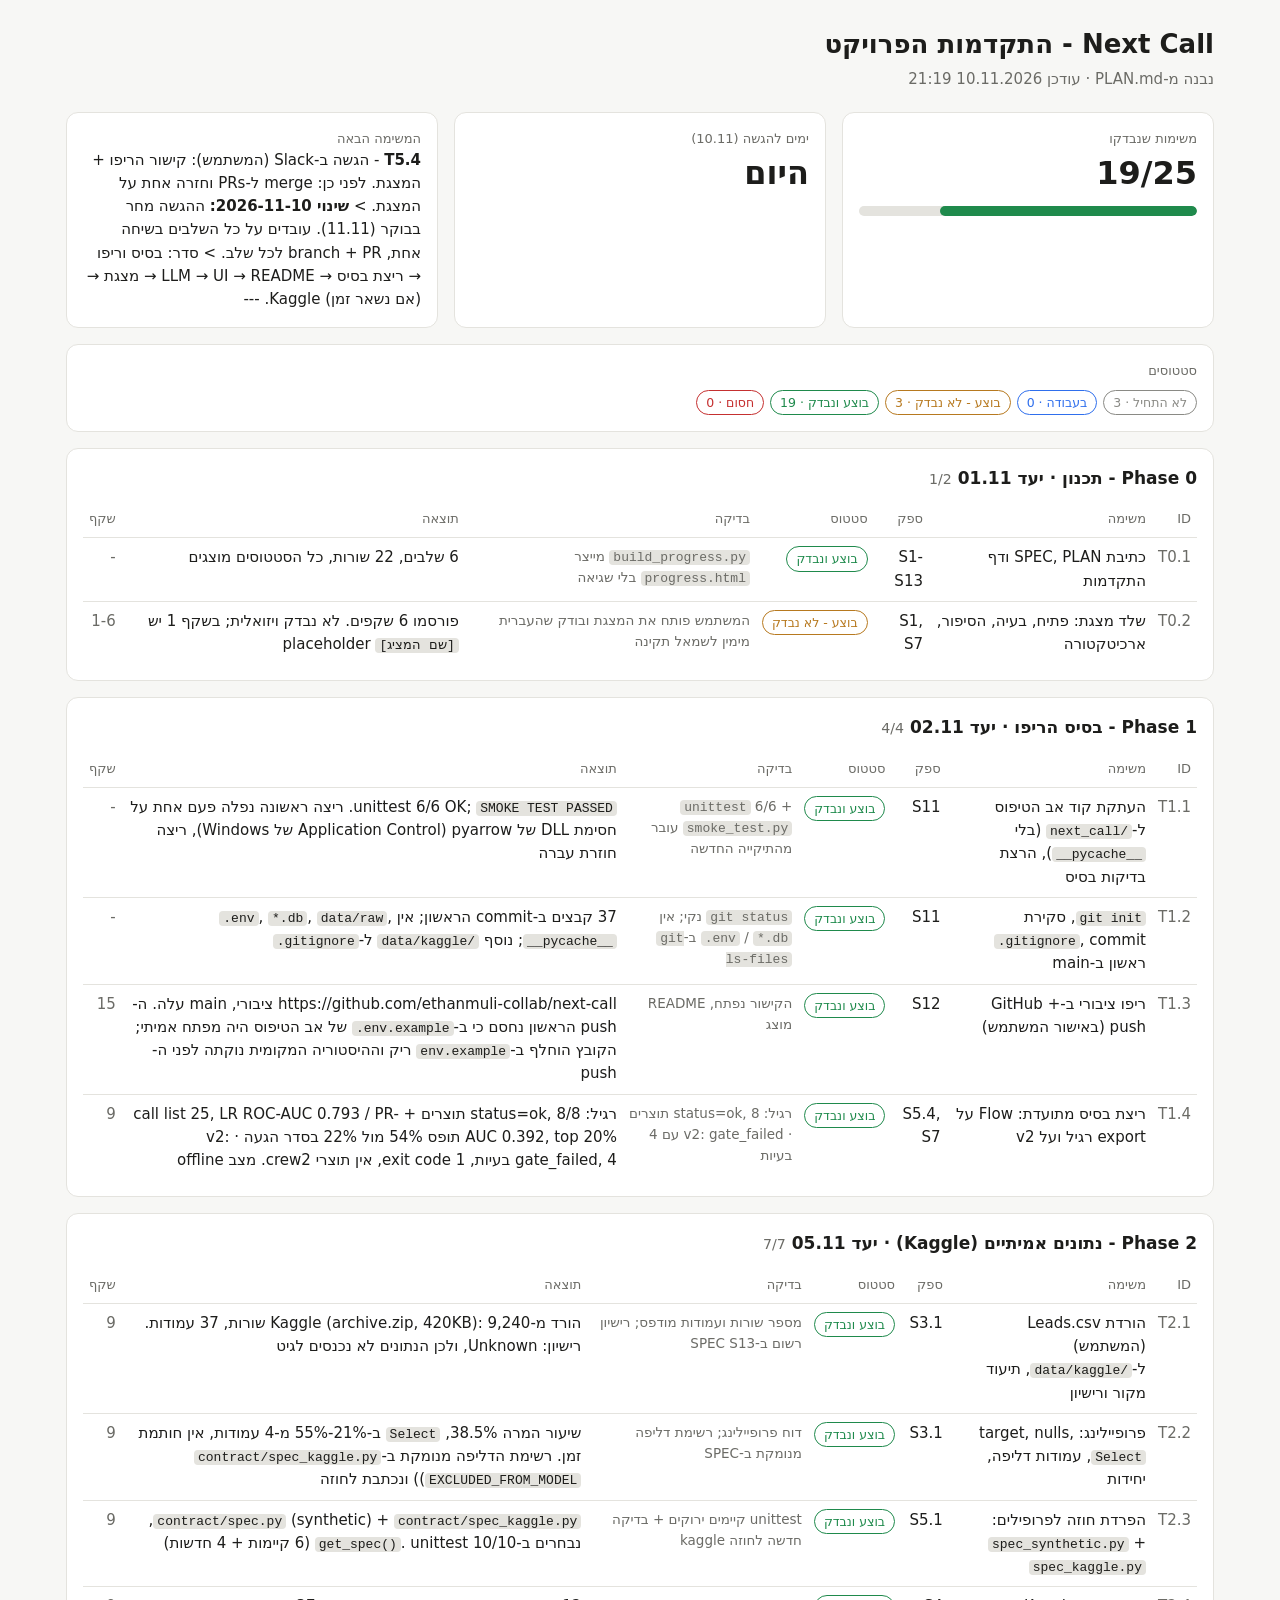
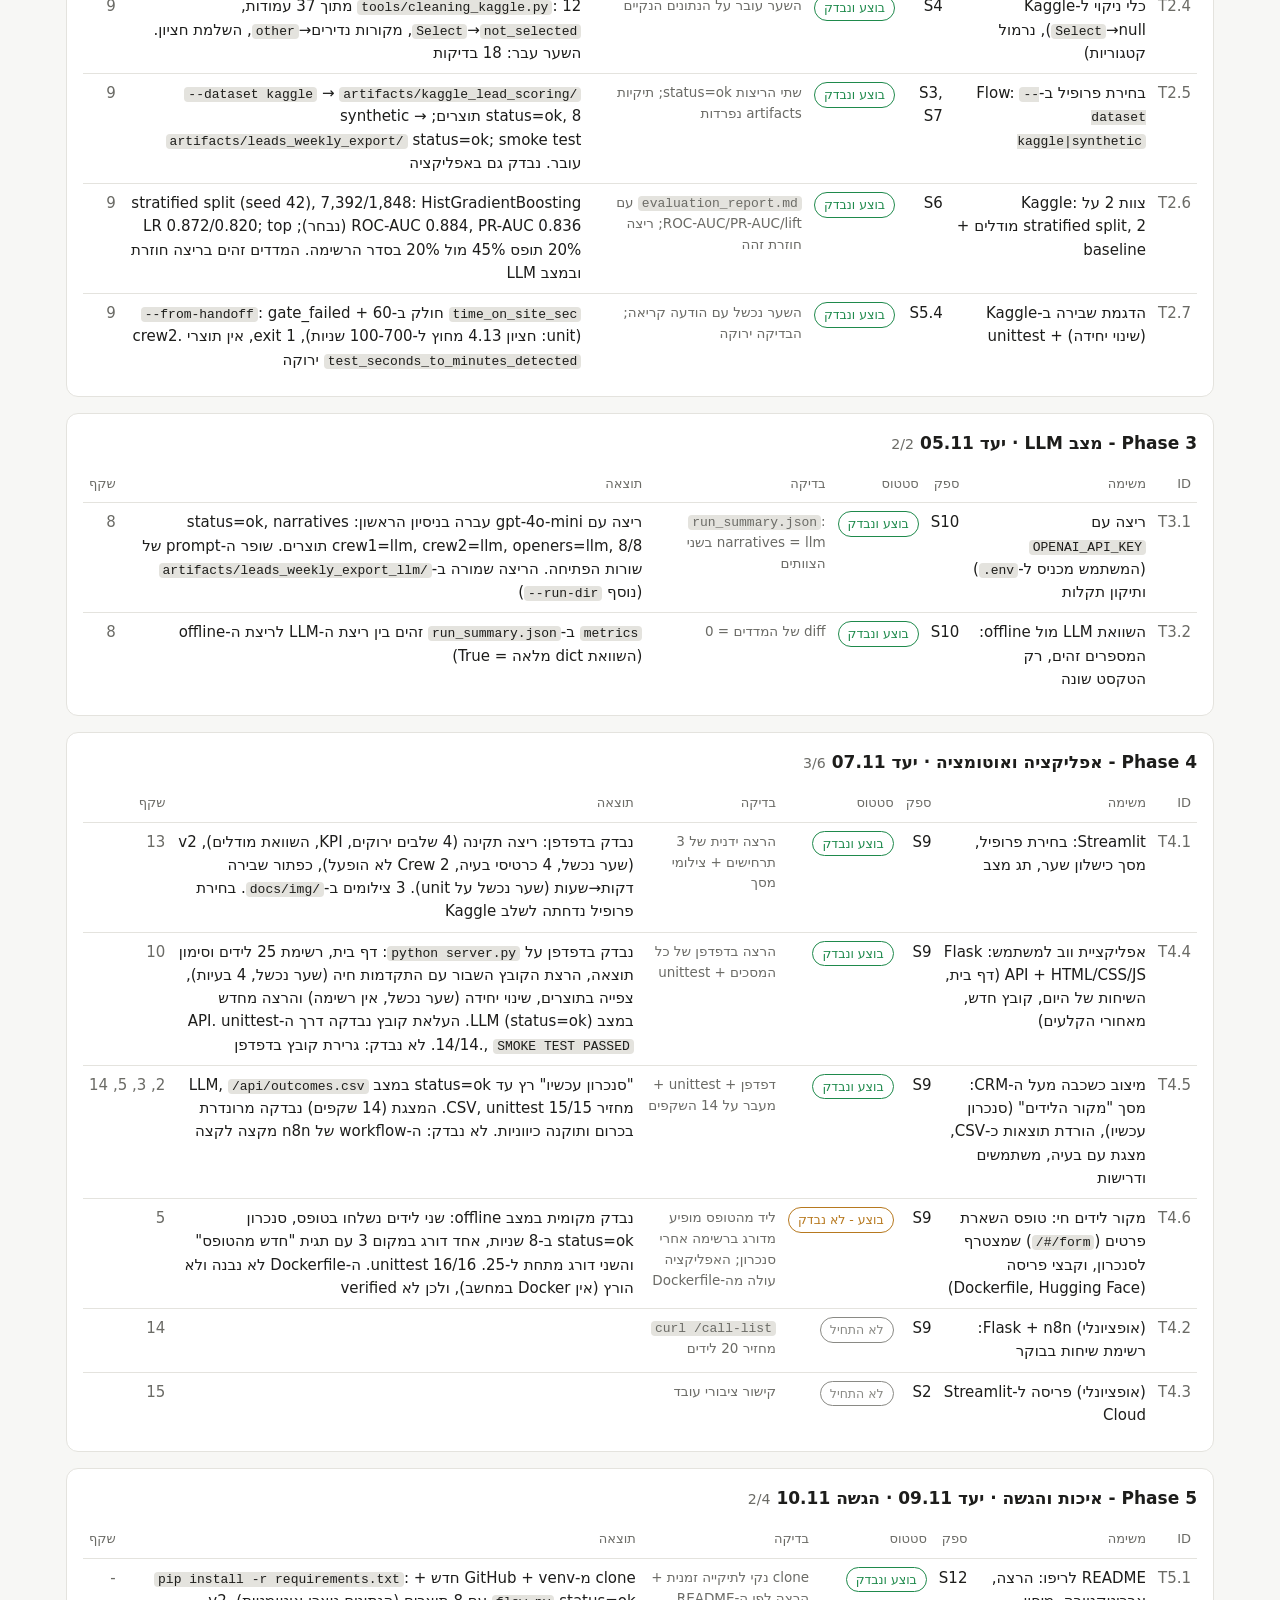
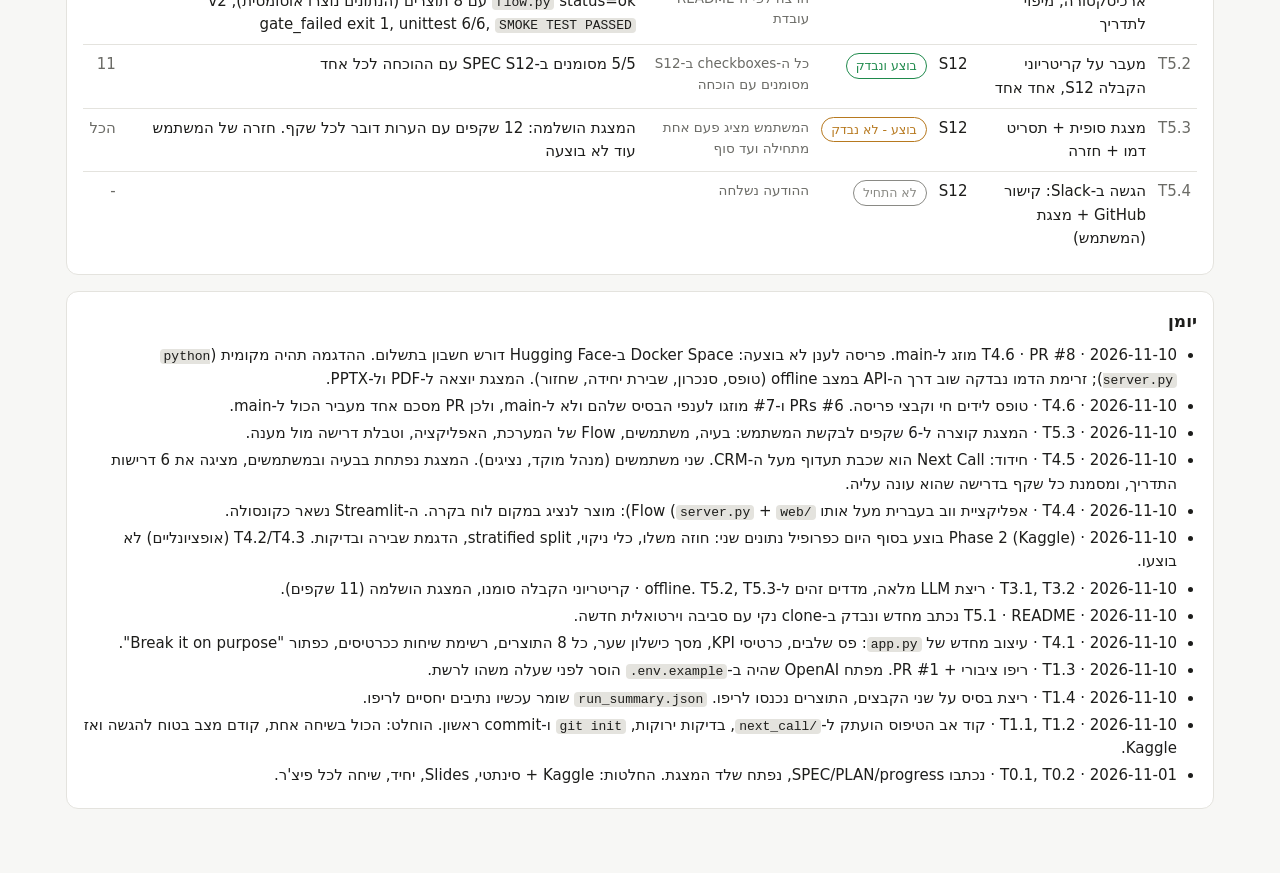
<file: docs/progress.html>
<!doctype html>
<html lang="he" dir="rtl"><head><meta charset="utf-8">
<meta name="viewport" content="width=device-width, initial-scale=1">
<title>Next Call - התקדמות</title>
<style>
:root { --bg:#f7f7f5; --card:#fff; --ink:#1d1d1b; --muted:#6b6b66; --line:#e4e3de; --accent:#2f6fed;
  --ok:#1f8a4c; --done:#b7791f; --doing:#2f6fed; --blocked:#c53030; --todo:#8a8a85; }
@media (prefers-color-scheme: dark) { :root { --bg:#141413; --card:#1e1e1c; --ink:#ecebe6; --muted:#a3a29c;
  --line:#33322f; --accent:#7aa2ff; --ok:#4cc38a; --done:#e0b04f; --doing:#7aa2ff; --blocked:#f07070; --todo:#8f8e88; } }
* { box-sizing:border-box }
body { margin:0; background:var(--bg); color:var(--ink); font:15px/1.55 system-ui,"Segoe UI",Arial,sans-serif }
main { max-width:1180px; margin:0 auto; padding:24px 16px 48px }
h1 { margin:0 0 4px; font-size:26px } h2 { font-size:17px; margin:0 0 10px } h2 small { color:var(--muted); font-weight:400 }
.sub { color:var(--muted); margin:0 0 20px }
.card, section { background:var(--card); border:1px solid var(--line); border-radius:12px; padding:16px; margin-bottom:16px }
.top { display:grid; grid-template-columns:repeat(auto-fit,minmax(220px,1fr)); gap:16px; margin-bottom:16px }
.top .card { margin:0 } .big { font-size:32px; font-weight:700; font-variant-numeric:tabular-nums }
.bar { height:10px; background:var(--line); border-radius:99px; overflow:hidden; margin-top:8px }
.bar i { display:block; height:100%; background:var(--ok); border-radius:99px }
.label { color:var(--muted); font-size:13px }
.chips { display:flex; flex-wrap:wrap; gap:6px; margin-top:8px }
.chip { display:inline-block; padding:2px 9px; border-radius:99px; font-size:12.5px; white-space:nowrap;
  border:1px solid currentColor }
.chip.ok { color:var(--ok) } .chip.done { color:var(--done) } .chip.doing { color:var(--doing) }
.chip.blocked { color:var(--blocked) } .chip.todo { color:var(--todo) }
.scroll { overflow-x:auto } table { width:100%; border-collapse:collapse; min-width:820px }
th, td { text-align:right; padding:8px 6px; border-top:1px solid var(--line); vertical-align:top }
th { color:var(--muted); font-weight:500; font-size:13px; border-top:0 }
td.id { white-space:nowrap; font-variant-numeric:tabular-nums; color:var(--muted) } td.muted { color:var(--muted); font-size:13.5px }
code { font:13px ui-monospace,Consolas,monospace; background:var(--line); padding:0 4px; border-radius:4px; direction:ltr; unicode-bidi:embed }
ul { margin:0; padding-inline-start:20px } li { margin-bottom:4px }
</style></head><body><main>
<h1>Next Call - התקדמות הפרויקט</h1>
<p class="sub">נבנה מ-PLAN.md · עודכן 10.11.2026 21:19</p>
<div class="top">
  <div class="card"><div class="label">משימות שנבדקו</div><div class="big">19/25</div>
    <div class="bar"><i style="width:76%"></i></div></div>
  <div class="card"><div class="label">ימים להגשה (10.11)</div><div class="big" id="days">-</div></div>
  <div class="card"><div class="label">המשימה הבאה</div><div><strong>T5.4</strong> - הגשה ב-Slack (המשתמש): קישור הריפו + המצגת. לפני כן: merge ל-PRs וחזרה אחת על המצגת. &gt; <strong>שינוי 2026-11-10:</strong> ההגשה מחר בבוקר (11.11). עובדים על כל השלבים בשיחה אחת, branch + PR לכל שלב. &gt; סדר: בסיס וריפו → ריצת בסיס → LLM → UI → README → מצגת → (אם נשאר זמן) Kaggle. ---</div></div>
</div>
<div class="card"><div class="label">סטטוסים</div><div class="chips"><span class="chip todo">לא התחיל · 3</span><span class="chip doing">בעבודה · 0</span><span class="chip done">בוצע - לא נבדק · 3</span><span class="chip ok">בוצע ונבדק · 19</span><span class="chip blocked">חסום · 0</span></div></div>
<section><h2>Phase 0 - תכנון · יעד 01.11 <small>1/2</small></h2><div class="scroll"><table><thead><tr><th>ID</th><th>משימה</th><th>ספק</th><th>סטטוס</th><th>בדיקה</th><th>תוצאה</th><th>שקף</th></tr></thead><tbody><tr><td class="id">T0.1</td><td>כתיבת SPEC, PLAN ודף התקדמות</td><td>S1-S13</td><td><span class="chip ok">בוצע ונבדק</span></td><td class="muted"><code>build_progress.py</code> מייצר <code>progress.html</code> בלי שגיאה</td><td>6 שלבים, 22 שורות, כל הסטטוסים מוצגים</td><td class="id">-</td></tr><tr><td class="id">T0.2</td><td>שלד מצגת: פתיח, בעיה, הסיפור, ארכיטקטורה</td><td>S1, S7</td><td><span class="chip done">בוצע - לא נבדק</span></td><td class="muted">המשתמש פותח את המצגת ובודק שהעברית מימין לשמאל תקינה</td><td>פורסמו 6 שקפים. לא נבדק ויזואלית; בשקף 1 יש placeholder <code>[שם המציג]</code></td><td class="id">1-6</td></tr></tbody></table></div></section><section><h2>Phase 1 - בסיס הריפו · יעד 02.11 <small>4/4</small></h2><div class="scroll"><table><thead><tr><th>ID</th><th>משימה</th><th>ספק</th><th>סטטוס</th><th>בדיקה</th><th>תוצאה</th><th>שקף</th></tr></thead><tbody><tr><td class="id">T1.1</td><td>העתקת קוד אב הטיפוס ל-<code>next_call/</code> (בלי <code>__pycache__</code>), הרצת בדיקות בסיס</td><td>S11</td><td><span class="chip ok">בוצע ונבדק</span></td><td class="muted"><code>unittest</code> 6/6 + <code>smoke_test.py</code> עובר מהתיקייה החדשה</td><td>unittest 6/6 OK; <code>SMOKE TEST PASSED</code>. ריצה ראשונה נפלה פעם אחת על חסימת DLL של pyarrow (Application Control של Windows), ריצה חוזרת עברה</td><td class="id">-</td></tr><tr><td class="id">T1.2</td><td><code>git init</code>, סקירת <code>.gitignore</code>, commit ראשון ב-main</td><td>S11</td><td><span class="chip ok">בוצע ונבדק</span></td><td class="muted"><code>git status</code> נקי; אין <code>.env</code> / <code>*.db</code> ב-<code>git ls-files</code></td><td>37 קבצים ב-commit הראשון; אין <code>.env</code>, <code>*.db</code>, <code>data/raw</code>, <code>__pycache__</code>; נוסף <code>data/kaggle/</code> ל-<code>.gitignore</code></td><td class="id">-</td></tr><tr><td class="id">T1.3</td><td>ריפו ציבורי ב-GitHub + push (באישור המשתמש)</td><td>S12</td><td><span class="chip ok">בוצע ונבדק</span></td><td class="muted">הקישור נפתח, README מוצג</td><td>https://github.com/ethanmuli-collab/next-call ציבורי, main עלה. ה-push הראשון נחסם כי ב-<code>.env.example</code> של אב הטיפוס היה מפתח אמיתי; הקובץ הוחלף ב-<code>env.example</code> ריק וההיסטוריה המקומית נוקתה לפני ה-push</td><td class="id">15</td></tr><tr><td class="id">T1.4</td><td>ריצת בסיס מתועדת: Flow על export רגיל ועל v2</td><td>S5.4, S7</td><td><span class="chip ok">בוצע ונבדק</span></td><td class="muted">רגיל: status=ok, 8 תוצרים · v2: gate_failed עם 4 בעיות</td><td>רגיל: status=ok, 8/8 תוצרים + call list 25, LR ROC-AUC 0.793 / PR-AUC 0.392, top 20% תופס 54% מול 22% בסדר הגעה · v2: gate_failed, 4 בעיות, exit code 1, אין תוצרי crew2. מצב offline</td><td class="id">9</td></tr></tbody></table></div></section><section><h2>Phase 2 - נתונים אמיתיים (Kaggle) · יעד 05.11 <small>7/7</small></h2><div class="scroll"><table><thead><tr><th>ID</th><th>משימה</th><th>ספק</th><th>סטטוס</th><th>בדיקה</th><th>תוצאה</th><th>שקף</th></tr></thead><tbody><tr><td class="id">T2.1</td><td>הורדת Leads.csv (המשתמש) ל-<code>data/kaggle/</code>, תיעוד מקור ורישיון</td><td>S3.1</td><td><span class="chip ok">בוצע ונבדק</span></td><td class="muted">מספר שורות ועמודות מודפס; רישיון רשום ב-SPEC S13</td><td>הורד מ-Kaggle (archive.zip, 420KB): 9,240 שורות, 37 עמודות. רישיון: Unknown, ולכן הנתונים לא נכנסים לגיט</td><td class="id">9</td></tr><tr><td class="id">T2.2</td><td>פרופיילינג: target, nulls, <code>Select</code>, עמודות דליפה, יחידות</td><td>S3.1</td><td><span class="chip ok">בוצע ונבדק</span></td><td class="muted">דוח פרופיילינג; רשימת דליפה מנומקת ב-SPEC</td><td>שיעור המרה 38.5%, <code>Select</code> ב-21%-55% מ-4 עמודות, אין חותמת זמן. רשימת הדליפה מנומקת ב-<code>contract/spec_kaggle.py</code> (<code>EXCLUDED_FROM_MODEL</code>) ונכתבת לחוזה</td><td class="id">9</td></tr><tr><td class="id">T2.3</td><td>הפרדת חוזה לפרופילים: <code>spec_synthetic.py</code> + <code>spec_kaggle.py</code></td><td>S5.1</td><td><span class="chip ok">בוצע ונבדק</span></td><td class="muted">unittest קיימים ירוקים + בדיקה חדשה לחוזה kaggle</td><td><code>contract/spec.py</code> (synthetic) + <code>contract/spec_kaggle.py</code>, נבחרים ב-<code>get_spec()</code>. unittest 10/10 (6 קיימות + 4 חדשות)</td><td class="id">9</td></tr><tr><td class="id">T2.4</td><td>כלי ניקוי ל-Kaggle (<code>Select</code>→null, נרמול קטגוריות)</td><td>S4</td><td><span class="chip ok">בוצע ונבדק</span></td><td class="muted">השער עובר על הנתונים הנקיים</td><td><code>tools/cleaning_kaggle.py</code>: 12 מתוך 37 עמודות, <code>Select</code>→<code>not_selected</code>, מקורות נדירים→<code>other</code>, השלמת חציון. השער עבר: 18 בדיקות</td><td class="id">9</td></tr><tr><td class="id">T2.5</td><td>בחירת פרופיל ב-Flow: <code>--dataset kaggle|synthetic</code></td><td>S3, S7</td><td><span class="chip ok">בוצע ונבדק</span></td><td class="muted">שתי הריצות status=ok; תיקיות artifacts נפרדות</td><td><code>--dataset kaggle</code> → <code>artifacts/kaggle_lead_scoring/</code> status=ok, 8 תוצרים; synthetic → <code>artifacts/leads_weekly_export/</code> status=ok; smoke test עובר. נבדק גם באפליקציה</td><td class="id">9</td></tr><tr><td class="id">T2.6</td><td>צוות 2 על Kaggle: stratified split, 2 מודלים + baseline</td><td>S6</td><td><span class="chip ok">בוצע ונבדק</span></td><td class="muted"><code>evaluation_report.md</code> עם ROC-AUC/PR-AUC/lift; ריצה חוזרת זהה</td><td>stratified split (seed 42), 7,392/1,848: HistGradientBoosting ROC-AUC 0.884, PR-AUC 0.836 (נבחר); LR 0.872/0.820; top 20% תופס 45% מול 20% בסדר הרשימה. המדדים זהים בריצה חוזרת ובמצב LLM</td><td class="id">9</td></tr><tr><td class="id">T2.7</td><td>הדגמת שבירה ב-Kaggle (שינוי יחידה) + unittest</td><td>S5.4</td><td><span class="chip ok">בוצע ונבדק</span></td><td class="muted">השער נכשל עם הודעה קריאה; הבדיקה ירוקה</td><td><code>time_on_site_sec</code> חולק ב-60 + <code>--from-handoff</code>: gate_failed (unit: חציון 4.13 מחוץ ל-100-700 שניות), exit 1, אין תוצרי crew2. <code>test_seconds_to_minutes_detected</code> ירוקה</td><td class="id">9</td></tr></tbody></table></div></section><section><h2>Phase 3 - מצב LLM · יעד 05.11 <small>2/2</small></h2><div class="scroll"><table><thead><tr><th>ID</th><th>משימה</th><th>ספק</th><th>סטטוס</th><th>בדיקה</th><th>תוצאה</th><th>שקף</th></tr></thead><tbody><tr><td class="id">T3.1</td><td>ריצה עם <code>OPENAI_API_KEY</code> (המשתמש מכניס ל-<code>.env</code>) ותיקון תקלות</td><td>S10</td><td><span class="chip ok">בוצע ונבדק</span></td><td class="muted"><code>run_summary.json</code>: narratives = llm בשני הצוותים</td><td>ריצה עם gpt-4o-mini עברה בניסיון הראשון: status=ok, narratives crew1=llm, crew2=llm, openers=llm, 8/8 תוצרים. שופר ה-prompt של שורות הפתיחה. הריצה שמורה ב-<code>artifacts/leads_weekly_export_llm/</code> (נוסף <code>--run-dir</code>)</td><td class="id">8</td></tr><tr><td class="id">T3.2</td><td>השוואת LLM מול offline: המספרים זהים, רק הטקסט שונה</td><td>S10</td><td><span class="chip ok">בוצע ונבדק</span></td><td class="muted">diff של המדדים = 0</td><td><code>metrics</code> ב-<code>run_summary.json</code> זהים בין ריצת ה-LLM לריצת ה-offline (השוואת dict מלאה = True)</td><td class="id">8</td></tr></tbody></table></div></section><section><h2>Phase 4 - אפליקציה ואוטומציה · יעד 07.11 <small>3/6</small></h2><div class="scroll"><table><thead><tr><th>ID</th><th>משימה</th><th>ספק</th><th>סטטוס</th><th>בדיקה</th><th>תוצאה</th><th>שקף</th></tr></thead><tbody><tr><td class="id">T4.1</td><td>Streamlit: בחירת פרופיל, מסך כישלון שער, תג מצב</td><td>S9</td><td><span class="chip ok">בוצע ונבדק</span></td><td class="muted">הרצה ידנית של 3 תרחישים + צילומי מסך</td><td>נבדק בדפדפן: ריצה תקינה (4 שלבים ירוקים, KPI, השוואת מודלים), v2 (שער נכשל, 4 כרטיסי בעיה, Crew 2 לא הופעל), כפתור שבירה דקות→שעות (שער נכשל על unit). 3 צילומים ב-<code>docs/img/</code>. בחירת פרופיל נדחתה לשלב Kaggle</td><td class="id">13</td></tr><tr><td class="id">T4.4</td><td>אפליקציית ווב למשתמש: Flask API + HTML/CSS/JS (דף בית, השיחות של היום, קובץ חדש, מאחורי הקלעים)</td><td>S9</td><td><span class="chip ok">בוצע ונבדק</span></td><td class="muted">הרצה בדפדפן של כל המסכים + unittest</td><td>נבדק בדפדפן על <code>python server.py</code>: דף בית, רשימת 25 לידים וסימון תוצאה, הרצת הקובץ השבור עם התקדמות חיה (שער נכשל, 4 בעיות), צפייה בתוצרים, שינוי יחידה (שער נכשל, אין רשימה) והרצה מחדש במצב LLM (status=ok). העלאת קובץ נבדקה דרך ה-API. unittest 14/14., <code>SMOKE TEST PASSED</code>. לא נבדק: גרירת קובץ בדפדפן</td><td class="id">10</td></tr><tr><td class="id">T4.5</td><td>מיצוב כשכבה מעל ה-CRM: מסך &quot;מקור הלידים&quot; (סנכרון עכשיו), הורדת תוצאות כ-CSV, מצגת עם בעיה, משתמשים ודרישות</td><td>S9</td><td><span class="chip ok">בוצע ונבדק</span></td><td class="muted">דפדפן + unittest + מעבר על 14 השקפים</td><td>&quot;סנכרון עכשיו&quot; רץ עד status=ok במצב LLM, <code>/api/outcomes.csv</code> מחזיר CSV, unittest 15/15. המצגת (14 שקפים) נבדקה מרונדרת בכרום ותוקנה כיווניות. לא נבדק: ה-workflow של n8n מקצה לקצה</td><td class="id">2, 3, 5, 14</td></tr><tr><td class="id">T4.6</td><td>מקור לידים חי: טופס השארת פרטים (<code>/#/form</code>) שמצטרף לסנכרון, וקבצי פריסה (Dockerfile, Hugging Face)</td><td>S9</td><td><span class="chip done">בוצע - לא נבדק</span></td><td class="muted">ליד מהטופס מופיע מדורג ברשימה אחרי סנכרון; האפליקציה עולה מה-Dockerfile</td><td>נבדק מקומית במצב offline: שני לידים נשלחו בטופס, סנכרון status=ok ב-8 שניות, אחד דורג במקום 3 עם תגית &quot;חדש מהטופס&quot; והשני דורג מתחת ל-25. unittest 16/16. ה-Dockerfile לא נבנה ולא הורץ (אין Docker במחשב), ולכן לא verified</td><td class="id">5</td></tr><tr><td class="id">T4.2</td><td>(אופציונלי) Flask + n8n: רשימת שיחות בבוקר</td><td>S9</td><td><span class="chip todo">לא התחיל</span></td><td class="muted"><code>curl /call-list</code> מחזיר 20 לידים</td><td></td><td class="id">14</td></tr><tr><td class="id">T4.3</td><td>(אופציונלי) פריסה ל-Streamlit Cloud</td><td>S2</td><td><span class="chip todo">לא התחיל</span></td><td class="muted">קישור ציבורי עובד</td><td></td><td class="id">15</td></tr></tbody></table></div></section><section><h2>Phase 5 - איכות והגשה · יעד 09.11 · הגשה 10.11 <small>2/4</small></h2><div class="scroll"><table><thead><tr><th>ID</th><th>משימה</th><th>ספק</th><th>סטטוס</th><th>בדיקה</th><th>תוצאה</th><th>שקף</th></tr></thead><tbody><tr><td class="id">T5.1</td><td>README לריפו: הרצה, ארכיטקטורה, מיפוי לתדריך</td><td>S12</td><td><span class="chip ok">בוצע ונבדק</span></td><td class="muted">clone נקי לתיקייה זמנית + הרצה לפי ה-README עובדת</td><td>clone מ-GitHub + venv חדש + <code>pip install -r requirements.txt</code>: <code>flow.py</code> status=ok עם 8 תוצרים (הנתונים נוצרו אוטומטית), v2 gate_failed exit 1, unittest 6/6, <code>SMOKE TEST PASSED</code></td><td class="id">-</td></tr><tr><td class="id">T5.2</td><td>מעבר על קריטריוני הקבלה S12, אחד אחד</td><td>S12</td><td><span class="chip ok">בוצע ונבדק</span></td><td class="muted">כל ה-checkboxes ב-S12 מסומנים עם הוכחה</td><td>5/5 מסומנים ב-SPEC S12 עם ההוכחה לכל אחד</td><td class="id">11</td></tr><tr><td class="id">T5.3</td><td>מצגת סופית + תסריט דמו + חזרה</td><td>S12</td><td><span class="chip done">בוצע - לא נבדק</span></td><td class="muted">המשתמש מציג פעם אחת מתחילה ועד סוף</td><td>המצגת הושלמה: 12 שקפים עם הערות דובר לכל שקף. חזרה של המשתמש עוד לא בוצעה</td><td class="id">הכל</td></tr><tr><td class="id">T5.4</td><td>הגשה ב-Slack: קישור GitHub + מצגת (המשתמש)</td><td>S12</td><td><span class="chip todo">לא התחיל</span></td><td class="muted">ההודעה נשלחה</td><td></td><td class="id">-</td></tr></tbody></table></div></section>
<section><h2>יומן</h2><ul><li>2026-11-10 · T4.6 · PR #8 מוזג ל-main. פריסה לענן לא בוצעה: Docker Space ב-Hugging Face דורש חשבון בתשלום. ההדגמה תהיה מקומית (<code>python server.py</code>); זרימת הדמו נבדקה שוב דרך ה-API במצב offline (טופס, סנכרון, שבירת יחידה, שחזור). המצגת יוצאה ל-PDF ול-PPTX.</li><li>2026-11-10 · T4.6 · טופס לידים חי וקבצי פריסה. PRs #6 ו-#7 מוזגו לענפי הבסיס שלהם ולא ל-main, ולכן PR מסכם אחד מעביר הכול ל-main.</li><li>2026-11-10 · T5.3 · המצגת קוצרה ל-6 שקפים לבקשת המשתמש: בעיה, משתמשים, Flow של המערכת, האפליקציה, וטבלת דרישה מול מענה.</li><li>2026-11-10 · T4.5 · חידוד: Next Call הוא שכבת תעדוף מעל ה-CRM. שני משתמשים (מנהל מוקד, נציגים). המצגת נפתחת בבעיה ובמשתמשים, מציגה את 6 דרישות התדריך, ומסמנת כל שקף בדרישה שהוא עונה עליה.</li><li>2026-11-10 · T4.4 · אפליקציית ווב בעברית מעל אותו Flow (<code>server.py</code> + <code>web/</code>): מוצר לנציג במקום לוח בקרה. ה-Streamlit נשאר כקונסולה.</li><li>2026-11-10 · Phase 2 (Kaggle) בוצע בסוף היום כפרופיל נתונים שני: חוזה משלו, כלי ניקוי, stratified split, הדגמת שבירה ובדיקות. T4.2/T4.3 (אופציונליים) לא בוצעו.</li><li>2026-11-10 · T3.1, T3.2 · ריצת LLM מלאה, מדדים זהים ל-offline. T5.2, T5.3 · קריטריוני הקבלה סומנו, המצגת הושלמה (11 שקפים).</li><li>2026-11-10 · T5.1 · README נכתב מחדש ונבדק ב-clone נקי עם סביבה וירטואלית חדשה.</li><li>2026-11-10 · T4.1 · עיצוב מחדש של <code>app.py</code>: פס שלבים, כרטיסי KPI, מסך כישלון שער, כל 8 התוצרים, רשימת שיחות ככרטיסים, כפתור &quot;Break it on purpose&quot;.</li><li>2026-11-10 · T1.3 · ריפו ציבורי + PR #1. מפתח OpenAI שהיה ב-<code>.env.example</code> הוסר לפני שעלה משהו לרשת.</li><li>2026-11-10 · T1.4 · ריצת בסיס על שני הקבצים, התוצרים נכנסו לריפו. <code>run_summary.json</code> שומר עכשיו נתיבים יחסיים לריפו.</li><li>2026-11-10 · T1.1, T1.2 · קוד אב הטיפוס הועתק ל-<code>next_call/</code>, בדיקות ירוקות, <code>git init</code> ו-commit ראשון. הוחלט: הכול בשיחה אחת, קודם מצב בטוח להגשה ואז Kaggle.</li><li>2026-11-01 · T0.1, T0.2 · נכתבו SPEC/PLAN/progress, נפתח שלד המצגת. החלטות: Kaggle + סינתטי, Slides, יחיד, שיחה לכל פיצ&#x27;ר.</li></ul></section>
</main>
<script>
var d = Math.ceil((new Date("2026-11-10T23:59:00") - new Date()) / 864e5);
document.getElementById("days").textContent = d > 0 ? d : "היום";
</script></body></html>
</file>
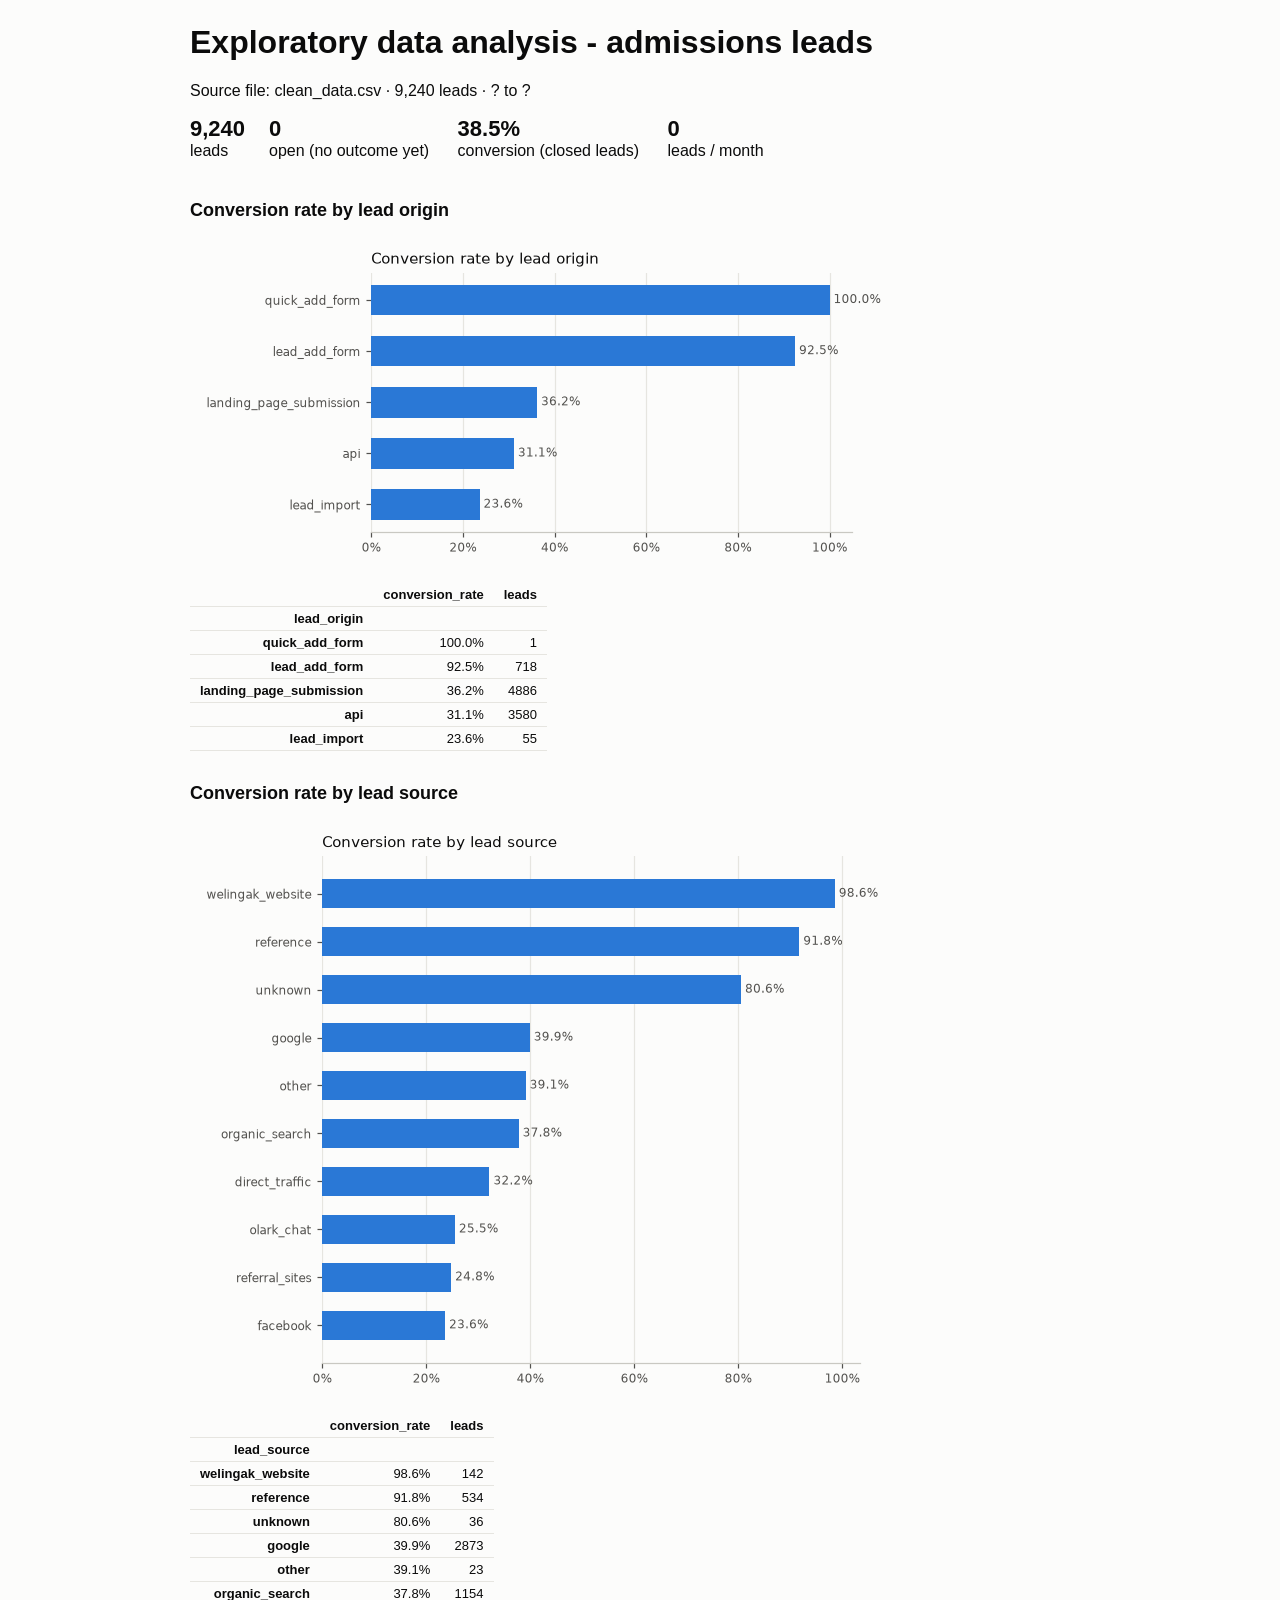
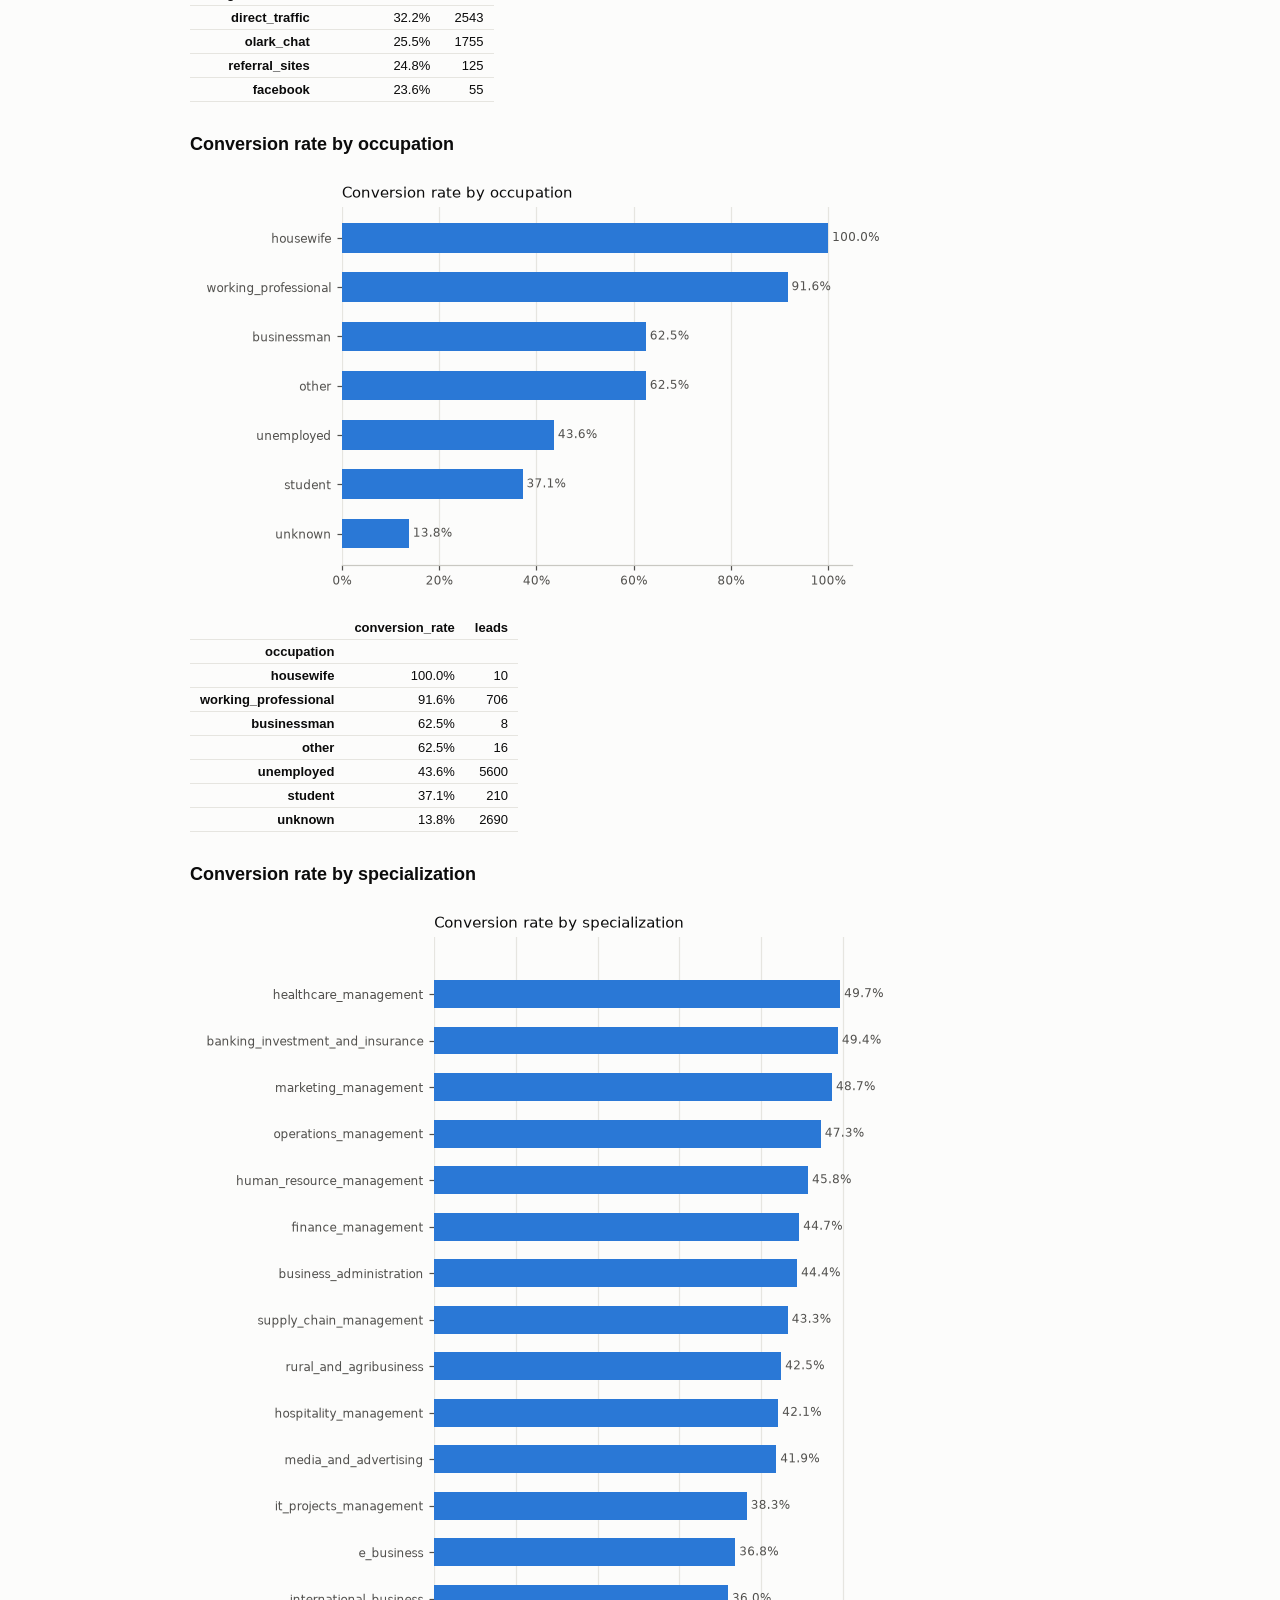
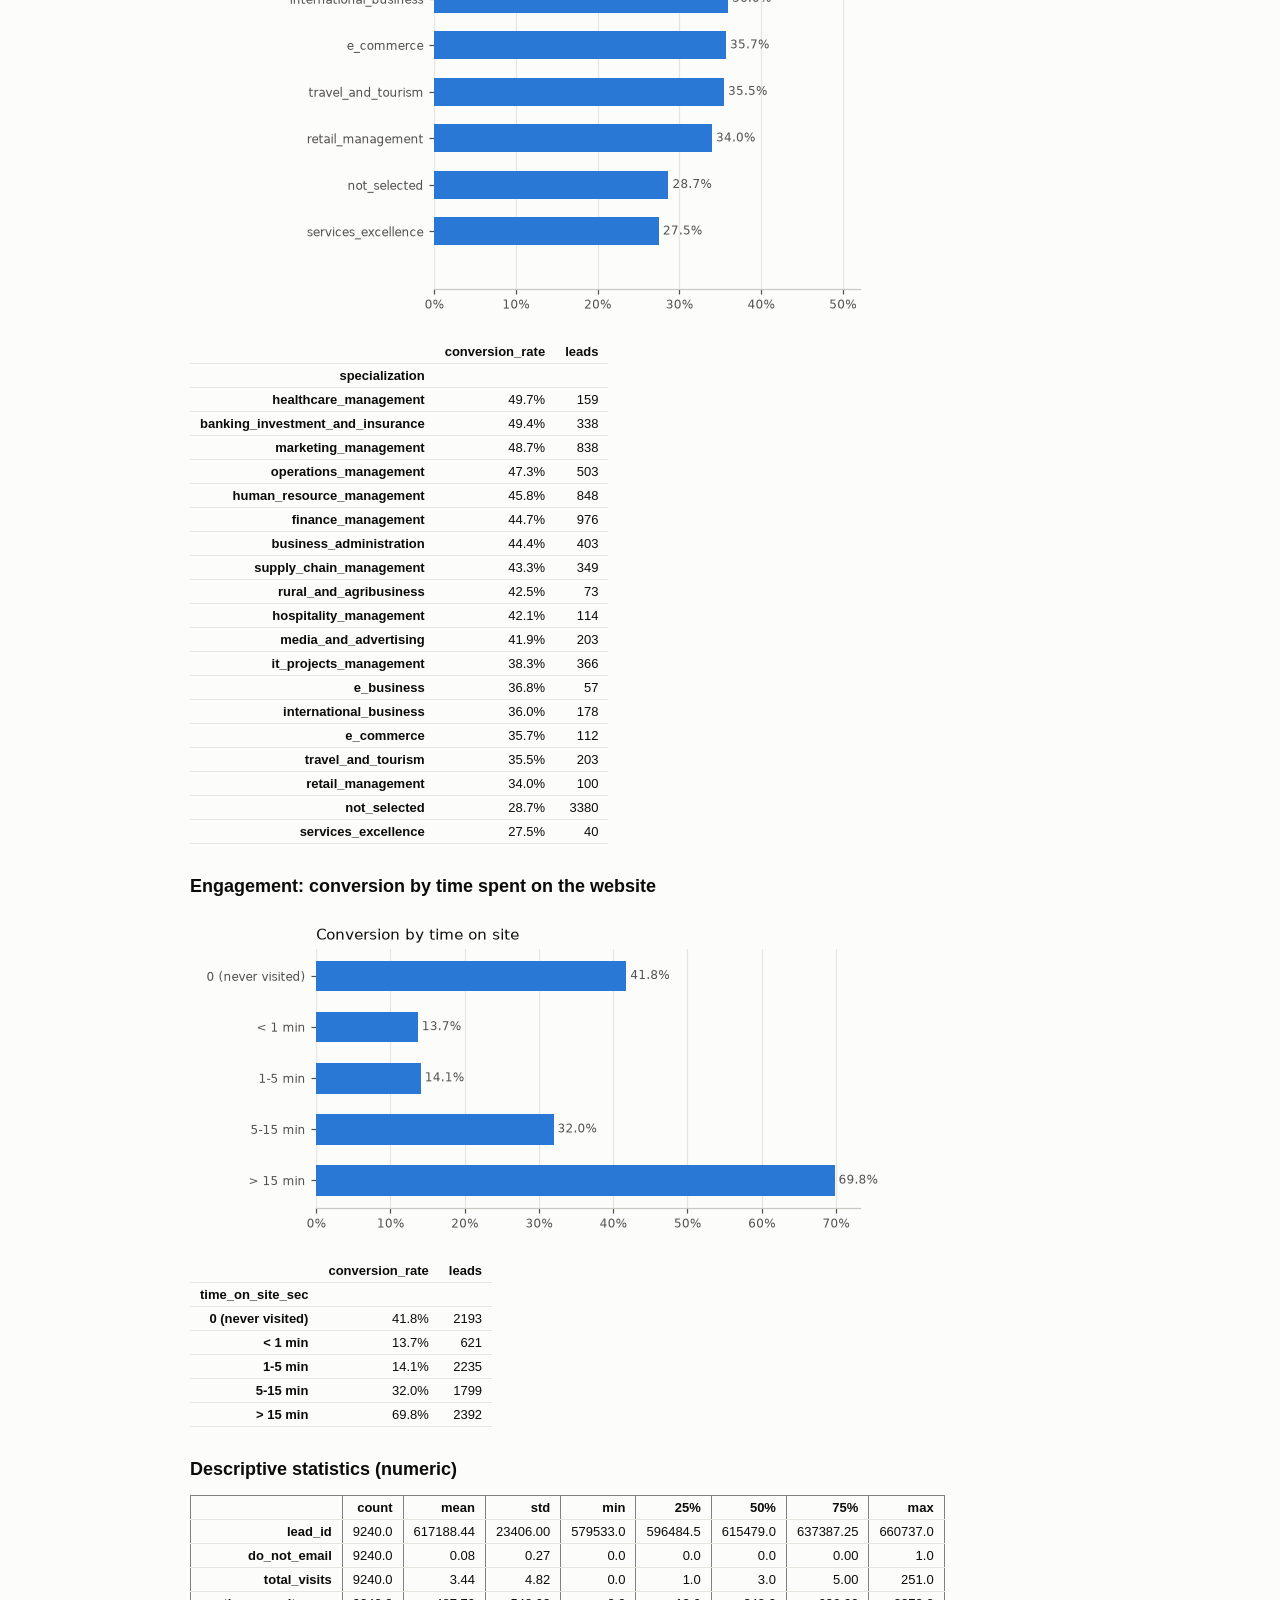
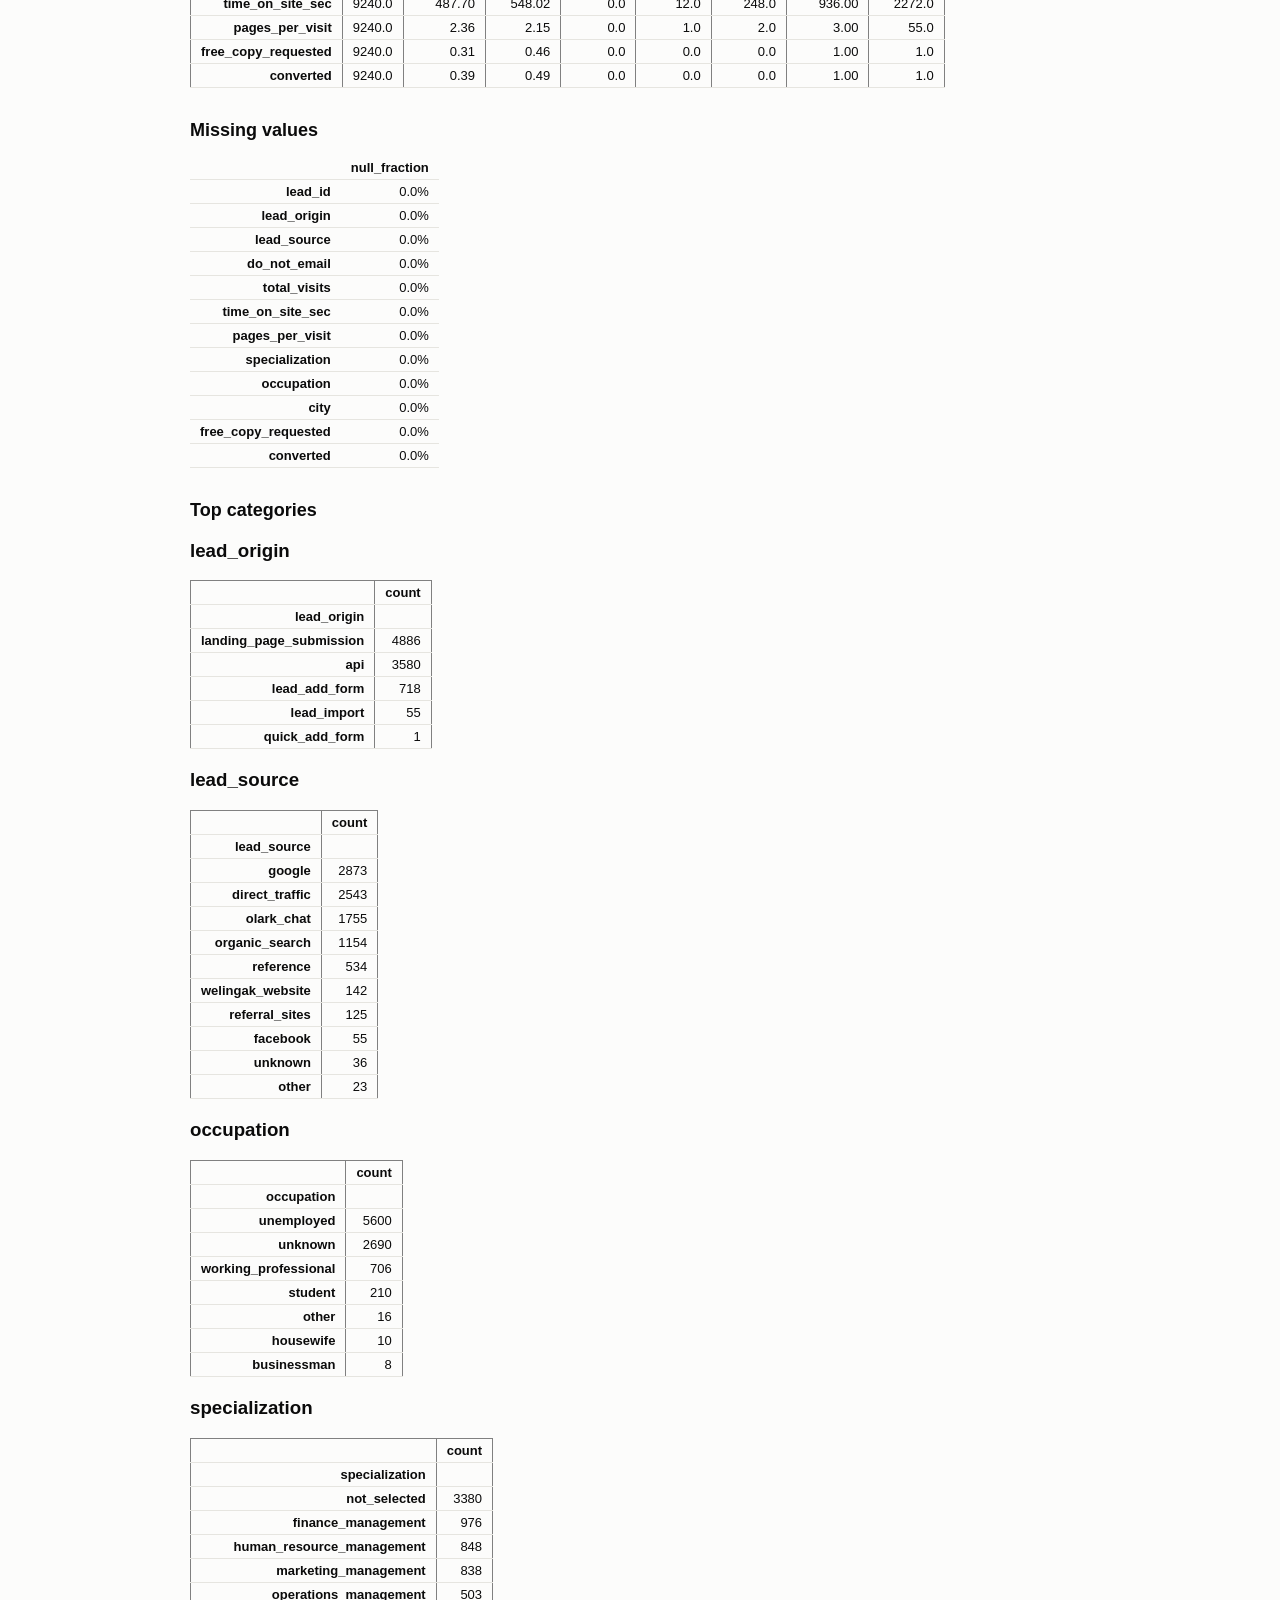
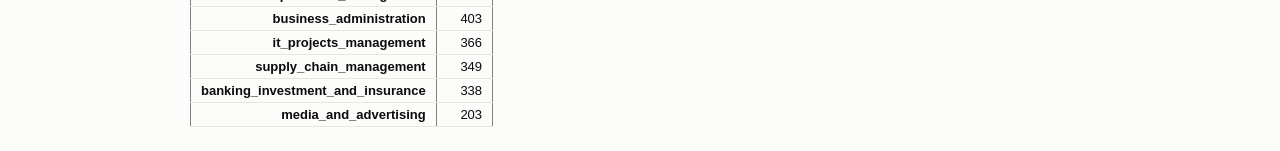
<file: artifacts/kaggle_lead_scoring/crew1/eda_report.html>
<!doctype html><html><head><meta charset="utf-8"><title>EDA - leads</title>
<style>body{font-family:Segoe UI,Arial,sans-serif;background:#fcfcfb;color:#0b0b0b;max-width:900px;margin:24px auto;padding:0 16px}
table{border-collapse:collapse;font-size:13px;margin:8px 0 20px}td,th{border-bottom:1px solid #e6e5e0;padding:4px 10px;text-align:right}
h2{margin-top:32px;font-size:18px}img{max-width:100%} .kpi{display:inline-block;margin:0 24px 8px 0} .kpi b{font-size:22px;display:block}</style></head><body>
<h1>Exploratory data analysis - admissions leads</h1>
<p>Source file: clean_data.csv &middot; 9,240 leads &middot; ? to ?</p>
<div><span class="kpi"><b>9,240</b>leads</span><span class="kpi"><b>0</b>open (no outcome yet)</span>
<span class="kpi"><b>38.5%</b>conversion (closed leads)</span>
<span class="kpi"><b>0</b>leads / month</span></div>
<h2>Conversion rate by lead origin</h2><img alt="Conversion rate by lead origin" src="[data-uri]"/><style type="text/css">
</style>
<table id="T_7041b">
  <thead>
    <tr>
      <th class="blank level0" >&nbsp;</th>
      <th id="T_7041b_level0_col0" class="col_heading level0 col0" >conversion_rate</th>
      <th id="T_7041b_level0_col1" class="col_heading level0 col1" >leads</th>
    </tr>
    <tr>
      <th class="index_name level0" >lead_origin</th>
      <th class="blank col0" >&nbsp;</th>
      <th class="blank col1" >&nbsp;</th>
    </tr>
  </thead>
  <tbody>
    <tr>
      <th id="T_7041b_level0_row0" class="row_heading level0 row0" >quick_add_form</th>
      <td id="T_7041b_row0_col0" class="data row0 col0" >100.0%</td>
      <td id="T_7041b_row0_col1" class="data row0 col1" >1</td>
    </tr>
    <tr>
      <th id="T_7041b_level0_row1" class="row_heading level0 row1" >lead_add_form</th>
      <td id="T_7041b_row1_col0" class="data row1 col0" >92.5%</td>
      <td id="T_7041b_row1_col1" class="data row1 col1" >718</td>
    </tr>
    <tr>
      <th id="T_7041b_level0_row2" class="row_heading level0 row2" >landing_page_submission</th>
      <td id="T_7041b_row2_col0" class="data row2 col0" >36.2%</td>
      <td id="T_7041b_row2_col1" class="data row2 col1" >4886</td>
    </tr>
    <tr>
      <th id="T_7041b_level0_row3" class="row_heading level0 row3" >api</th>
      <td id="T_7041b_row3_col0" class="data row3 col0" >31.1%</td>
      <td id="T_7041b_row3_col1" class="data row3 col1" >3580</td>
    </tr>
    <tr>
      <th id="T_7041b_level0_row4" class="row_heading level0 row4" >lead_import</th>
      <td id="T_7041b_row4_col0" class="data row4 col0" >23.6%</td>
      <td id="T_7041b_row4_col1" class="data row4 col1" >55</td>
    </tr>
  </tbody>
</table>
<h2>Conversion rate by lead source</h2><img alt="Conversion rate by lead source" src="[data-uri]"/><style type="text/css">
</style>
<table id="T_af917">
  <thead>
    <tr>
      <th class="blank level0" >&nbsp;</th>
      <th id="T_af917_level0_col0" class="col_heading level0 col0" >conversion_rate</th>
      <th id="T_af917_level0_col1" class="col_heading level0 col1" >leads</th>
    </tr>
    <tr>
      <th class="index_name level0" >lead_source</th>
      <th class="blank col0" >&nbsp;</th>
      <th class="blank col1" >&nbsp;</th>
    </tr>
  </thead>
  <tbody>
    <tr>
      <th id="T_af917_level0_row0" class="row_heading level0 row0" >welingak_website</th>
      <td id="T_af917_row0_col0" class="data row0 col0" >98.6%</td>
      <td id="T_af917_row0_col1" class="data row0 col1" >142</td>
    </tr>
    <tr>
      <th id="T_af917_level0_row1" class="row_heading level0 row1" >reference</th>
      <td id="T_af917_row1_col0" class="data row1 col0" >91.8%</td>
      <td id="T_af917_row1_col1" class="data row1 col1" >534</td>
    </tr>
    <tr>
      <th id="T_af917_level0_row2" class="row_heading level0 row2" >unknown</th>
      <td id="T_af917_row2_col0" class="data row2 col0" >80.6%</td>
      <td id="T_af917_row2_col1" class="data row2 col1" >36</td>
    </tr>
    <tr>
      <th id="T_af917_level0_row3" class="row_heading level0 row3" >google</th>
      <td id="T_af917_row3_col0" class="data row3 col0" >39.9%</td>
      <td id="T_af917_row3_col1" class="data row3 col1" >2873</td>
    </tr>
    <tr>
      <th id="T_af917_level0_row4" class="row_heading level0 row4" >other</th>
      <td id="T_af917_row4_col0" class="data row4 col0" >39.1%</td>
      <td id="T_af917_row4_col1" class="data row4 col1" >23</td>
    </tr>
    <tr>
      <th id="T_af917_level0_row5" class="row_heading level0 row5" >organic_search</th>
      <td id="T_af917_row5_col0" class="data row5 col0" >37.8%</td>
      <td id="T_af917_row5_col1" class="data row5 col1" >1154</td>
    </tr>
    <tr>
      <th id="T_af917_level0_row6" class="row_heading level0 row6" >direct_traffic</th>
      <td id="T_af917_row6_col0" class="data row6 col0" >32.2%</td>
      <td id="T_af917_row6_col1" class="data row6 col1" >2543</td>
    </tr>
    <tr>
      <th id="T_af917_level0_row7" class="row_heading level0 row7" >olark_chat</th>
      <td id="T_af917_row7_col0" class="data row7 col0" >25.5%</td>
      <td id="T_af917_row7_col1" class="data row7 col1" >1755</td>
    </tr>
    <tr>
      <th id="T_af917_level0_row8" class="row_heading level0 row8" >referral_sites</th>
      <td id="T_af917_row8_col0" class="data row8 col0" >24.8%</td>
      <td id="T_af917_row8_col1" class="data row8 col1" >125</td>
    </tr>
    <tr>
      <th id="T_af917_level0_row9" class="row_heading level0 row9" >facebook</th>
      <td id="T_af917_row9_col0" class="data row9 col0" >23.6%</td>
      <td id="T_af917_row9_col1" class="data row9 col1" >55</td>
    </tr>
  </tbody>
</table>
<h2>Conversion rate by occupation</h2><img alt="Conversion rate by occupation" src="[data-uri]"/><style type="text/css">
</style>
<table id="T_241da">
  <thead>
    <tr>
      <th class="blank level0" >&nbsp;</th>
      <th id="T_241da_level0_col0" class="col_heading level0 col0" >conversion_rate</th>
      <th id="T_241da_level0_col1" class="col_heading level0 col1" >leads</th>
    </tr>
    <tr>
      <th class="index_name level0" >occupation</th>
      <th class="blank col0" >&nbsp;</th>
      <th class="blank col1" >&nbsp;</th>
    </tr>
  </thead>
  <tbody>
    <tr>
      <th id="T_241da_level0_row0" class="row_heading level0 row0" >housewife</th>
      <td id="T_241da_row0_col0" class="data row0 col0" >100.0%</td>
      <td id="T_241da_row0_col1" class="data row0 col1" >10</td>
    </tr>
    <tr>
      <th id="T_241da_level0_row1" class="row_heading level0 row1" >working_professional</th>
      <td id="T_241da_row1_col0" class="data row1 col0" >91.6%</td>
      <td id="T_241da_row1_col1" class="data row1 col1" >706</td>
    </tr>
    <tr>
      <th id="T_241da_level0_row2" class="row_heading level0 row2" >businessman</th>
      <td id="T_241da_row2_col0" class="data row2 col0" >62.5%</td>
      <td id="T_241da_row2_col1" class="data row2 col1" >8</td>
    </tr>
    <tr>
      <th id="T_241da_level0_row3" class="row_heading level0 row3" >other</th>
      <td id="T_241da_row3_col0" class="data row3 col0" >62.5%</td>
      <td id="T_241da_row3_col1" class="data row3 col1" >16</td>
    </tr>
    <tr>
      <th id="T_241da_level0_row4" class="row_heading level0 row4" >unemployed</th>
      <td id="T_241da_row4_col0" class="data row4 col0" >43.6%</td>
      <td id="T_241da_row4_col1" class="data row4 col1" >5600</td>
    </tr>
    <tr>
      <th id="T_241da_level0_row5" class="row_heading level0 row5" >student</th>
      <td id="T_241da_row5_col0" class="data row5 col0" >37.1%</td>
      <td id="T_241da_row5_col1" class="data row5 col1" >210</td>
    </tr>
    <tr>
      <th id="T_241da_level0_row6" class="row_heading level0 row6" >unknown</th>
      <td id="T_241da_row6_col0" class="data row6 col0" >13.8%</td>
      <td id="T_241da_row6_col1" class="data row6 col1" >2690</td>
    </tr>
  </tbody>
</table>
<h2>Conversion rate by specialization</h2><img alt="Conversion rate by specialization" src="[data-uri]"/><style type="text/css">
</style>
<table id="T_bfe57">
  <thead>
    <tr>
      <th class="blank level0" >&nbsp;</th>
      <th id="T_bfe57_level0_col0" class="col_heading level0 col0" >conversion_rate</th>
      <th id="T_bfe57_level0_col1" class="col_heading level0 col1" >leads</th>
    </tr>
    <tr>
      <th class="index_name level0" >specialization</th>
      <th class="blank col0" >&nbsp;</th>
      <th class="blank col1" >&nbsp;</th>
    </tr>
  </thead>
  <tbody>
    <tr>
      <th id="T_bfe57_level0_row0" class="row_heading level0 row0" >healthcare_management</th>
      <td id="T_bfe57_row0_col0" class="data row0 col0" >49.7%</td>
      <td id="T_bfe57_row0_col1" class="data row0 col1" >159</td>
    </tr>
    <tr>
      <th id="T_bfe57_level0_row1" class="row_heading level0 row1" >banking_investment_and_insurance</th>
      <td id="T_bfe57_row1_col0" class="data row1 col0" >49.4%</td>
      <td id="T_bfe57_row1_col1" class="data row1 col1" >338</td>
    </tr>
    <tr>
      <th id="T_bfe57_level0_row2" class="row_heading level0 row2" >marketing_management</th>
      <td id="T_bfe57_row2_col0" class="data row2 col0" >48.7%</td>
      <td id="T_bfe57_row2_col1" class="data row2 col1" >838</td>
    </tr>
    <tr>
      <th id="T_bfe57_level0_row3" class="row_heading level0 row3" >operations_management</th>
      <td id="T_bfe57_row3_col0" class="data row3 col0" >47.3%</td>
      <td id="T_bfe57_row3_col1" class="data row3 col1" >503</td>
    </tr>
    <tr>
      <th id="T_bfe57_level0_row4" class="row_heading level0 row4" >human_resource_management</th>
      <td id="T_bfe57_row4_col0" class="data row4 col0" >45.8%</td>
      <td id="T_bfe57_row4_col1" class="data row4 col1" >848</td>
    </tr>
    <tr>
      <th id="T_bfe57_level0_row5" class="row_heading level0 row5" >finance_management</th>
      <td id="T_bfe57_row5_col0" class="data row5 col0" >44.7%</td>
      <td id="T_bfe57_row5_col1" class="data row5 col1" >976</td>
    </tr>
    <tr>
      <th id="T_bfe57_level0_row6" class="row_heading level0 row6" >business_administration</th>
      <td id="T_bfe57_row6_col0" class="data row6 col0" >44.4%</td>
      <td id="T_bfe57_row6_col1" class="data row6 col1" >403</td>
    </tr>
    <tr>
      <th id="T_bfe57_level0_row7" class="row_heading level0 row7" >supply_chain_management</th>
      <td id="T_bfe57_row7_col0" class="data row7 col0" >43.3%</td>
      <td id="T_bfe57_row7_col1" class="data row7 col1" >349</td>
    </tr>
    <tr>
      <th id="T_bfe57_level0_row8" class="row_heading level0 row8" >rural_and_agribusiness</th>
      <td id="T_bfe57_row8_col0" class="data row8 col0" >42.5%</td>
      <td id="T_bfe57_row8_col1" class="data row8 col1" >73</td>
    </tr>
    <tr>
      <th id="T_bfe57_level0_row9" class="row_heading level0 row9" >hospitality_management</th>
      <td id="T_bfe57_row9_col0" class="data row9 col0" >42.1%</td>
      <td id="T_bfe57_row9_col1" class="data row9 col1" >114</td>
    </tr>
    <tr>
      <th id="T_bfe57_level0_row10" class="row_heading level0 row10" >media_and_advertising</th>
      <td id="T_bfe57_row10_col0" class="data row10 col0" >41.9%</td>
      <td id="T_bfe57_row10_col1" class="data row10 col1" >203</td>
    </tr>
    <tr>
      <th id="T_bfe57_level0_row11" class="row_heading level0 row11" >it_projects_management</th>
      <td id="T_bfe57_row11_col0" class="data row11 col0" >38.3%</td>
      <td id="T_bfe57_row11_col1" class="data row11 col1" >366</td>
    </tr>
    <tr>
      <th id="T_bfe57_level0_row12" class="row_heading level0 row12" >e_business</th>
      <td id="T_bfe57_row12_col0" class="data row12 col0" >36.8%</td>
      <td id="T_bfe57_row12_col1" class="data row12 col1" >57</td>
    </tr>
    <tr>
      <th id="T_bfe57_level0_row13" class="row_heading level0 row13" >international_business</th>
      <td id="T_bfe57_row13_col0" class="data row13 col0" >36.0%</td>
      <td id="T_bfe57_row13_col1" class="data row13 col1" >178</td>
    </tr>
    <tr>
      <th id="T_bfe57_level0_row14" class="row_heading level0 row14" >e_commerce</th>
      <td id="T_bfe57_row14_col0" class="data row14 col0" >35.7%</td>
      <td id="T_bfe57_row14_col1" class="data row14 col1" >112</td>
    </tr>
    <tr>
      <th id="T_bfe57_level0_row15" class="row_heading level0 row15" >travel_and_tourism</th>
      <td id="T_bfe57_row15_col0" class="data row15 col0" >35.5%</td>
      <td id="T_bfe57_row15_col1" class="data row15 col1" >203</td>
    </tr>
    <tr>
      <th id="T_bfe57_level0_row16" class="row_heading level0 row16" >retail_management</th>
      <td id="T_bfe57_row16_col0" class="data row16 col0" >34.0%</td>
      <td id="T_bfe57_row16_col1" class="data row16 col1" >100</td>
    </tr>
    <tr>
      <th id="T_bfe57_level0_row17" class="row_heading level0 row17" >not_selected</th>
      <td id="T_bfe57_row17_col0" class="data row17 col0" >28.7%</td>
      <td id="T_bfe57_row17_col1" class="data row17 col1" >3380</td>
    </tr>
    <tr>
      <th id="T_bfe57_level0_row18" class="row_heading level0 row18" >services_excellence</th>
      <td id="T_bfe57_row18_col0" class="data row18 col0" >27.5%</td>
      <td id="T_bfe57_row18_col1" class="data row18 col1" >40</td>
    </tr>
  </tbody>
</table>
<h2>Engagement: conversion by time spent on the website</h2><img alt="Conversion by time on site" src="[data-uri]"/><style type="text/css">
</style>
<table id="T_cac9c">
  <thead>
    <tr>
      <th class="blank level0" >&nbsp;</th>
      <th id="T_cac9c_level0_col0" class="col_heading level0 col0" >conversion_rate</th>
      <th id="T_cac9c_level0_col1" class="col_heading level0 col1" >leads</th>
    </tr>
    <tr>
      <th class="index_name level0" >time_on_site_sec</th>
      <th class="blank col0" >&nbsp;</th>
      <th class="blank col1" >&nbsp;</th>
    </tr>
  </thead>
  <tbody>
    <tr>
      <th id="T_cac9c_level0_row0" class="row_heading level0 row0" >0 (never visited)</th>
      <td id="T_cac9c_row0_col0" class="data row0 col0" >41.8%</td>
      <td id="T_cac9c_row0_col1" class="data row0 col1" >2193</td>
    </tr>
    <tr>
      <th id="T_cac9c_level0_row1" class="row_heading level0 row1" >< 1 min</th>
      <td id="T_cac9c_row1_col0" class="data row1 col0" >13.7%</td>
      <td id="T_cac9c_row1_col1" class="data row1 col1" >621</td>
    </tr>
    <tr>
      <th id="T_cac9c_level0_row2" class="row_heading level0 row2" >1-5 min</th>
      <td id="T_cac9c_row2_col0" class="data row2 col0" >14.1%</td>
      <td id="T_cac9c_row2_col1" class="data row2 col1" >2235</td>
    </tr>
    <tr>
      <th id="T_cac9c_level0_row3" class="row_heading level0 row3" >5-15 min</th>
      <td id="T_cac9c_row3_col0" class="data row3 col0" >32.0%</td>
      <td id="T_cac9c_row3_col1" class="data row3 col1" >1799</td>
    </tr>
    <tr>
      <th id="T_cac9c_level0_row4" class="row_heading level0 row4" >> 15 min</th>
      <td id="T_cac9c_row4_col0" class="data row4 col0" >69.8%</td>
      <td id="T_cac9c_row4_col1" class="data row4 col1" >2392</td>
    </tr>
  </tbody>
</table>

<h2>Descriptive statistics (numeric)</h2><table border="1" class="dataframe t">
  <thead>
    <tr style="text-align: right;">
      <th></th>
      <th>count</th>
      <th>mean</th>
      <th>std</th>
      <th>min</th>
      <th>25%</th>
      <th>50%</th>
      <th>75%</th>
      <th>max</th>
    </tr>
  </thead>
  <tbody>
    <tr>
      <th>lead_id</th>
      <td>9240.0</td>
      <td>617188.44</td>
      <td>23406.00</td>
      <td>579533.0</td>
      <td>596484.5</td>
      <td>615479.0</td>
      <td>637387.25</td>
      <td>660737.0</td>
    </tr>
    <tr>
      <th>do_not_email</th>
      <td>9240.0</td>
      <td>0.08</td>
      <td>0.27</td>
      <td>0.0</td>
      <td>0.0</td>
      <td>0.0</td>
      <td>0.00</td>
      <td>1.0</td>
    </tr>
    <tr>
      <th>total_visits</th>
      <td>9240.0</td>
      <td>3.44</td>
      <td>4.82</td>
      <td>0.0</td>
      <td>1.0</td>
      <td>3.0</td>
      <td>5.00</td>
      <td>251.0</td>
    </tr>
    <tr>
      <th>time_on_site_sec</th>
      <td>9240.0</td>
      <td>487.70</td>
      <td>548.02</td>
      <td>0.0</td>
      <td>12.0</td>
      <td>248.0</td>
      <td>936.00</td>
      <td>2272.0</td>
    </tr>
    <tr>
      <th>pages_per_visit</th>
      <td>9240.0</td>
      <td>2.36</td>
      <td>2.15</td>
      <td>0.0</td>
      <td>1.0</td>
      <td>2.0</td>
      <td>3.00</td>
      <td>55.0</td>
    </tr>
    <tr>
      <th>free_copy_requested</th>
      <td>9240.0</td>
      <td>0.31</td>
      <td>0.46</td>
      <td>0.0</td>
      <td>0.0</td>
      <td>0.0</td>
      <td>1.00</td>
      <td>1.0</td>
    </tr>
    <tr>
      <th>converted</th>
      <td>9240.0</td>
      <td>0.39</td>
      <td>0.49</td>
      <td>0.0</td>
      <td>0.0</td>
      <td>0.0</td>
      <td>1.00</td>
      <td>1.0</td>
    </tr>
  </tbody>
</table>
<h2>Missing values</h2><style type="text/css">
</style>
<table id="T_346dc">
  <thead>
    <tr>
      <th class="blank level0" >&nbsp;</th>
      <th id="T_346dc_level0_col0" class="col_heading level0 col0" >null_fraction</th>
    </tr>
  </thead>
  <tbody>
    <tr>
      <th id="T_346dc_level0_row0" class="row_heading level0 row0" >lead_id</th>
      <td id="T_346dc_row0_col0" class="data row0 col0" >0.0%</td>
    </tr>
    <tr>
      <th id="T_346dc_level0_row1" class="row_heading level0 row1" >lead_origin</th>
      <td id="T_346dc_row1_col0" class="data row1 col0" >0.0%</td>
    </tr>
    <tr>
      <th id="T_346dc_level0_row2" class="row_heading level0 row2" >lead_source</th>
      <td id="T_346dc_row2_col0" class="data row2 col0" >0.0%</td>
    </tr>
    <tr>
      <th id="T_346dc_level0_row3" class="row_heading level0 row3" >do_not_email</th>
      <td id="T_346dc_row3_col0" class="data row3 col0" >0.0%</td>
    </tr>
    <tr>
      <th id="T_346dc_level0_row4" class="row_heading level0 row4" >total_visits</th>
      <td id="T_346dc_row4_col0" class="data row4 col0" >0.0%</td>
    </tr>
    <tr>
      <th id="T_346dc_level0_row5" class="row_heading level0 row5" >time_on_site_sec</th>
      <td id="T_346dc_row5_col0" class="data row5 col0" >0.0%</td>
    </tr>
    <tr>
      <th id="T_346dc_level0_row6" class="row_heading level0 row6" >pages_per_visit</th>
      <td id="T_346dc_row6_col0" class="data row6 col0" >0.0%</td>
    </tr>
    <tr>
      <th id="T_346dc_level0_row7" class="row_heading level0 row7" >specialization</th>
      <td id="T_346dc_row7_col0" class="data row7 col0" >0.0%</td>
    </tr>
    <tr>
      <th id="T_346dc_level0_row8" class="row_heading level0 row8" >occupation</th>
      <td id="T_346dc_row8_col0" class="data row8 col0" >0.0%</td>
    </tr>
    <tr>
      <th id="T_346dc_level0_row9" class="row_heading level0 row9" >city</th>
      <td id="T_346dc_row9_col0" class="data row9 col0" >0.0%</td>
    </tr>
    <tr>
      <th id="T_346dc_level0_row10" class="row_heading level0 row10" >free_copy_requested</th>
      <td id="T_346dc_row10_col0" class="data row10 col0" >0.0%</td>
    </tr>
    <tr>
      <th id="T_346dc_level0_row11" class="row_heading level0 row11" >converted</th>
      <td id="T_346dc_row11_col0" class="data row11 col0" >0.0%</td>
    </tr>
  </tbody>
</table>

<h2>Top categories</h2><h3>lead_origin</h3><table border="1" class="dataframe">
  <thead>
    <tr style="text-align: right;">
      <th></th>
      <th>count</th>
    </tr>
    <tr>
      <th>lead_origin</th>
      <th></th>
    </tr>
  </thead>
  <tbody>
    <tr>
      <th>landing_page_submission</th>
      <td>4886</td>
    </tr>
    <tr>
      <th>api</th>
      <td>3580</td>
    </tr>
    <tr>
      <th>lead_add_form</th>
      <td>718</td>
    </tr>
    <tr>
      <th>lead_import</th>
      <td>55</td>
    </tr>
    <tr>
      <th>quick_add_form</th>
      <td>1</td>
    </tr>
  </tbody>
</table><h3>lead_source</h3><table border="1" class="dataframe">
  <thead>
    <tr style="text-align: right;">
      <th></th>
      <th>count</th>
    </tr>
    <tr>
      <th>lead_source</th>
      <th></th>
    </tr>
  </thead>
  <tbody>
    <tr>
      <th>google</th>
      <td>2873</td>
    </tr>
    <tr>
      <th>direct_traffic</th>
      <td>2543</td>
    </tr>
    <tr>
      <th>olark_chat</th>
      <td>1755</td>
    </tr>
    <tr>
      <th>organic_search</th>
      <td>1154</td>
    </tr>
    <tr>
      <th>reference</th>
      <td>534</td>
    </tr>
    <tr>
      <th>welingak_website</th>
      <td>142</td>
    </tr>
    <tr>
      <th>referral_sites</th>
      <td>125</td>
    </tr>
    <tr>
      <th>facebook</th>
      <td>55</td>
    </tr>
    <tr>
      <th>unknown</th>
      <td>36</td>
    </tr>
    <tr>
      <th>other</th>
      <td>23</td>
    </tr>
  </tbody>
</table><h3>occupation</h3><table border="1" class="dataframe">
  <thead>
    <tr style="text-align: right;">
      <th></th>
      <th>count</th>
    </tr>
    <tr>
      <th>occupation</th>
      <th></th>
    </tr>
  </thead>
  <tbody>
    <tr>
      <th>unemployed</th>
      <td>5600</td>
    </tr>
    <tr>
      <th>unknown</th>
      <td>2690</td>
    </tr>
    <tr>
      <th>working_professional</th>
      <td>706</td>
    </tr>
    <tr>
      <th>student</th>
      <td>210</td>
    </tr>
    <tr>
      <th>other</th>
      <td>16</td>
    </tr>
    <tr>
      <th>housewife</th>
      <td>10</td>
    </tr>
    <tr>
      <th>businessman</th>
      <td>8</td>
    </tr>
  </tbody>
</table><h3>specialization</h3><table border="1" class="dataframe">
  <thead>
    <tr style="text-align: right;">
      <th></th>
      <th>count</th>
    </tr>
    <tr>
      <th>specialization</th>
      <th></th>
    </tr>
  </thead>
  <tbody>
    <tr>
      <th>not_selected</th>
      <td>3380</td>
    </tr>
    <tr>
      <th>finance_management</th>
      <td>976</td>
    </tr>
    <tr>
      <th>human_resource_management</th>
      <td>848</td>
    </tr>
    <tr>
      <th>marketing_management</th>
      <td>838</td>
    </tr>
    <tr>
      <th>operations_management</th>
      <td>503</td>
    </tr>
    <tr>
      <th>business_administration</th>
      <td>403</td>
    </tr>
    <tr>
      <th>it_projects_management</th>
      <td>366</td>
    </tr>
    <tr>
      <th>supply_chain_management</th>
      <td>349</td>
    </tr>
    <tr>
      <th>banking_investment_and_insurance</th>
      <td>338</td>
    </tr>
    <tr>
      <th>media_and_advertising</th>
      <td>203</td>
    </tr>
  </tbody>
</table>
</body></html>
</file>
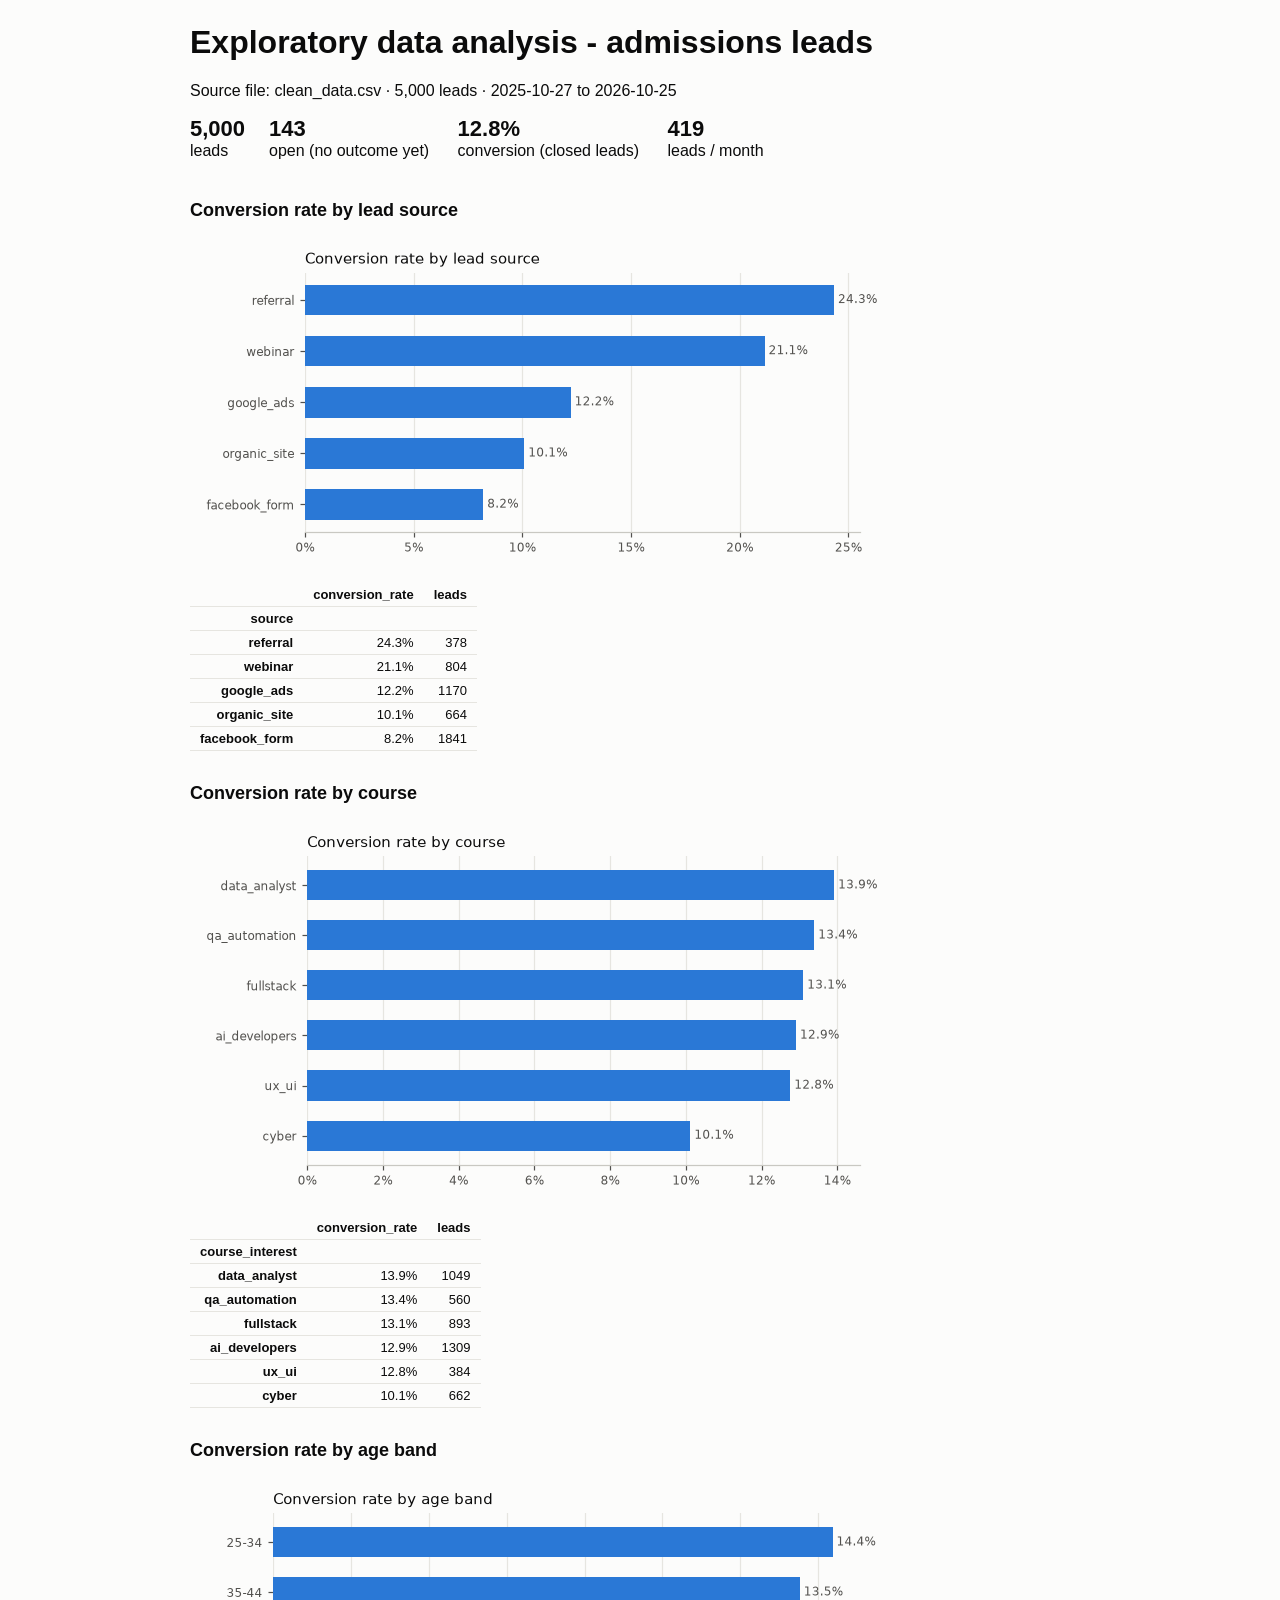
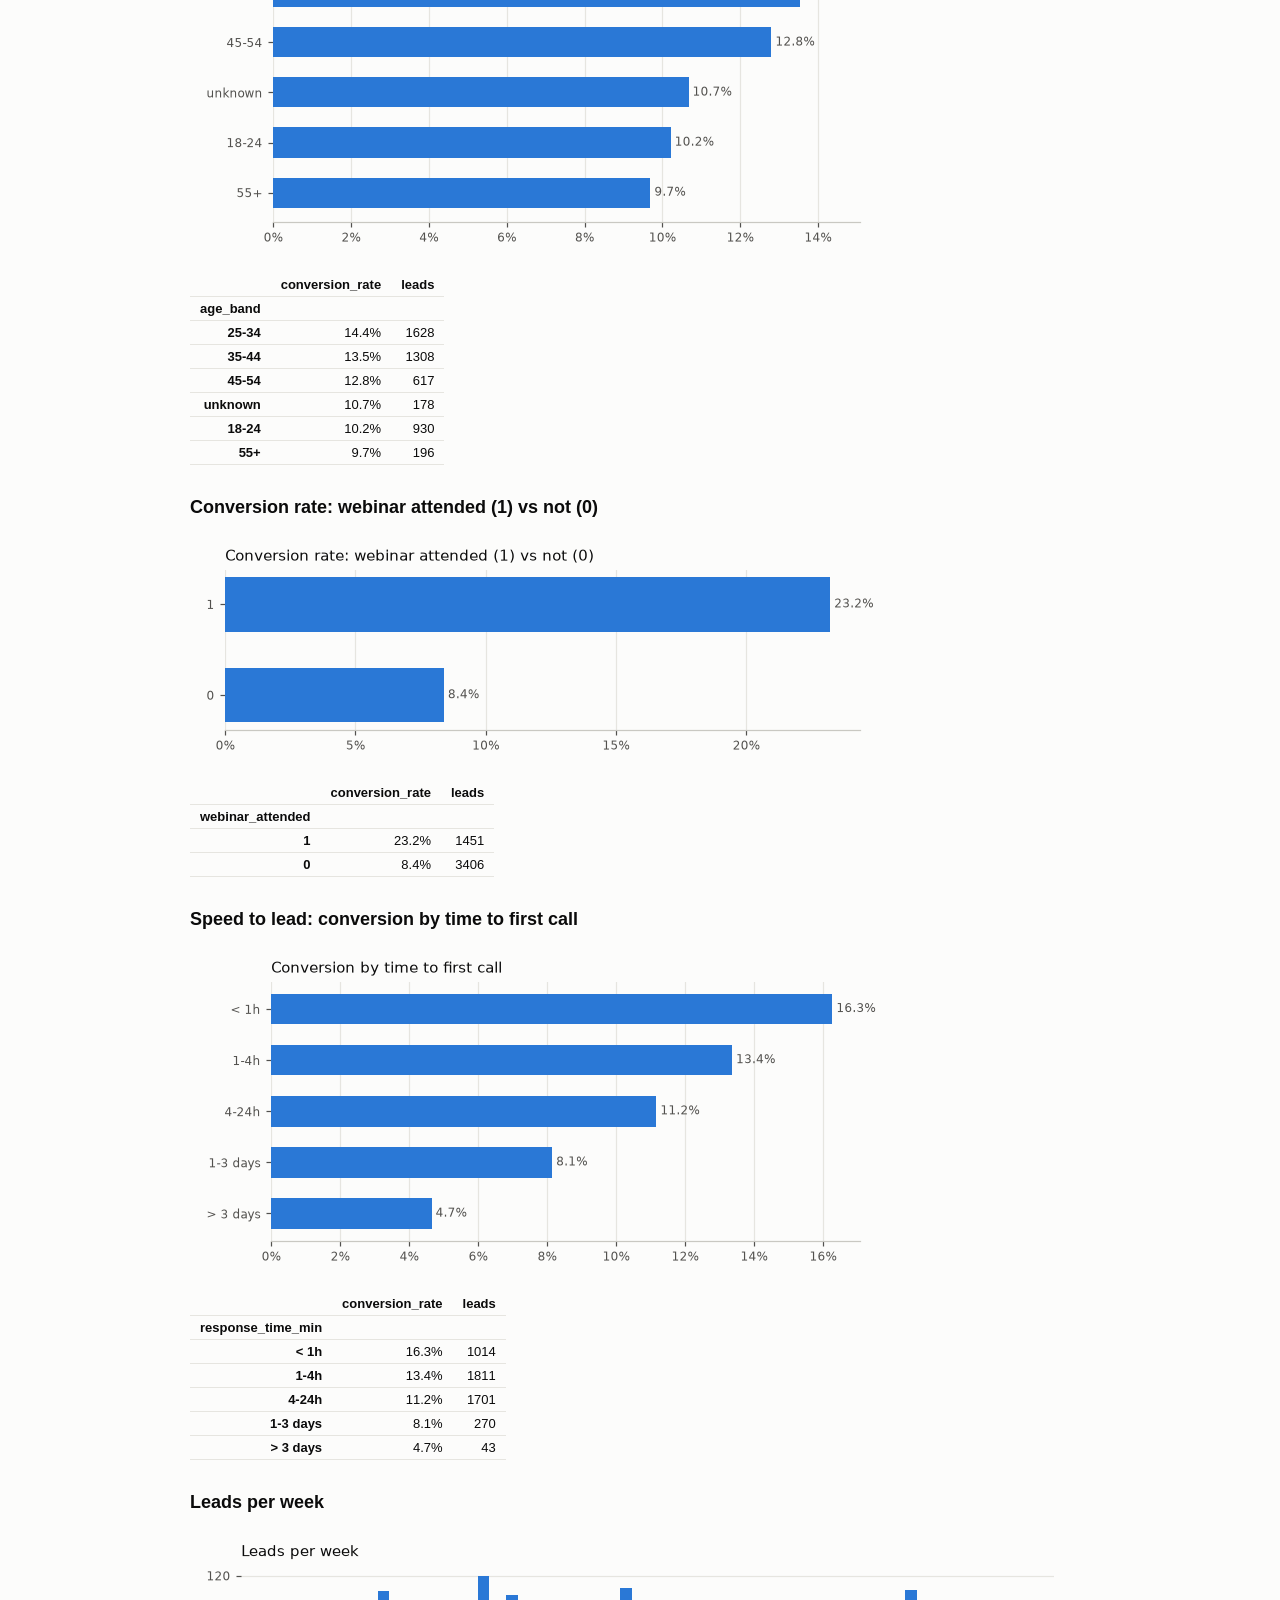
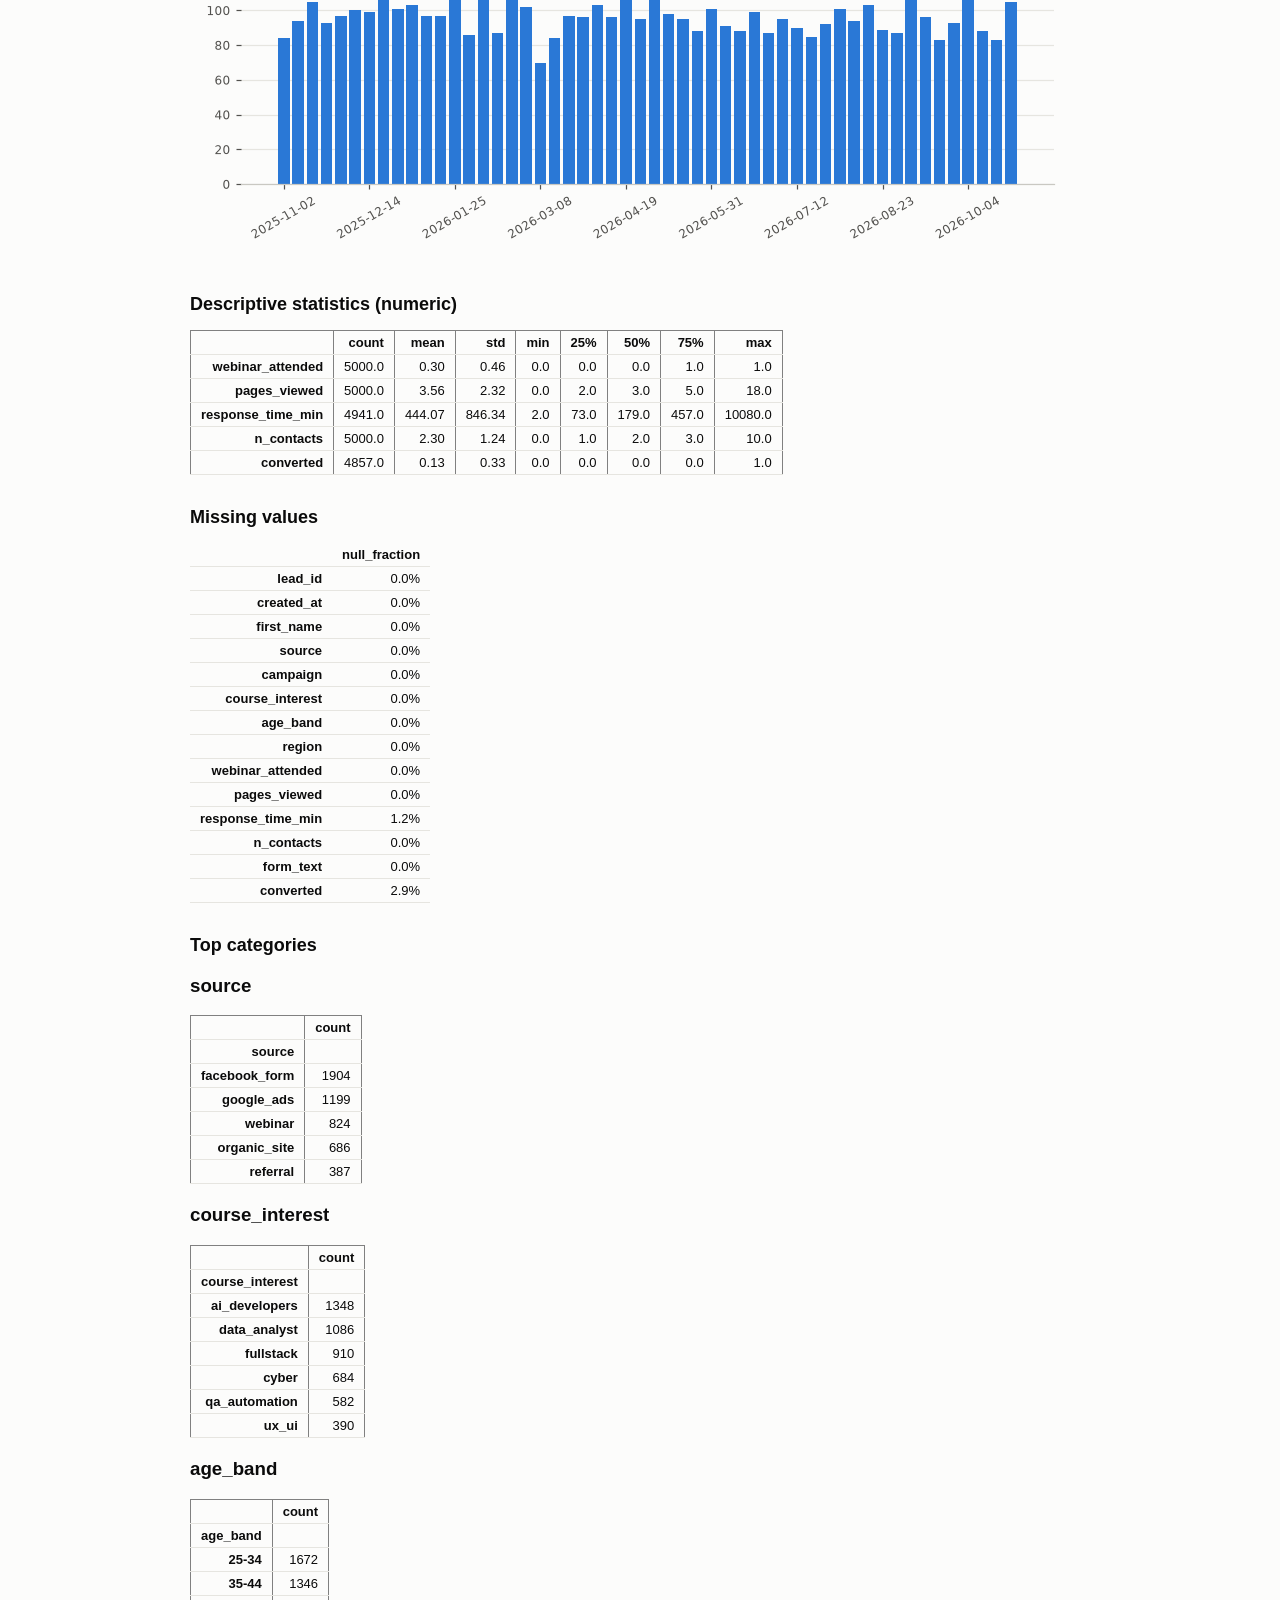
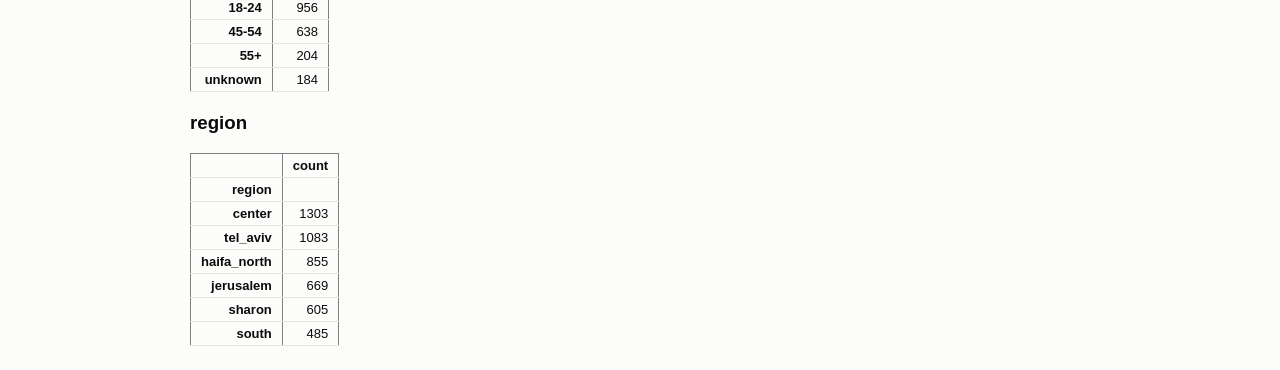
<file: artifacts/leads_weekly_export/crew1/eda_report.html>
<!doctype html><html><head><meta charset="utf-8"><title>EDA - leads</title>
<style>body{font-family:Segoe UI,Arial,sans-serif;background:#fcfcfb;color:#0b0b0b;max-width:900px;margin:24px auto;padding:0 16px}
table{border-collapse:collapse;font-size:13px;margin:8px 0 20px}td,th{border-bottom:1px solid #e6e5e0;padding:4px 10px;text-align:right}
h2{margin-top:32px;font-size:18px}img{max-width:100%} .kpi{display:inline-block;margin:0 24px 8px 0} .kpi b{font-size:22px;display:block}</style></head><body>
<h1>Exploratory data analysis - admissions leads</h1>
<p>Source file: clean_data.csv &middot; 5,000 leads &middot; 2025-10-27 to 2026-10-25</p>
<div><span class="kpi"><b>5,000</b>leads</span><span class="kpi"><b>143</b>open (no outcome yet)</span>
<span class="kpi"><b>12.8%</b>conversion (closed leads)</span>
<span class="kpi"><b>419</b>leads / month</span></div>
<h2>Conversion rate by lead source</h2><img alt="Conversion rate by lead source" src="[data-uri]"/><style type="text/css">
</style>
<table id="T_83ce0">
  <thead>
    <tr>
      <th class="blank level0" >&nbsp;</th>
      <th id="T_83ce0_level0_col0" class="col_heading level0 col0" >conversion_rate</th>
      <th id="T_83ce0_level0_col1" class="col_heading level0 col1" >leads</th>
    </tr>
    <tr>
      <th class="index_name level0" >source</th>
      <th class="blank col0" >&nbsp;</th>
      <th class="blank col1" >&nbsp;</th>
    </tr>
  </thead>
  <tbody>
    <tr>
      <th id="T_83ce0_level0_row0" class="row_heading level0 row0" >referral</th>
      <td id="T_83ce0_row0_col0" class="data row0 col0" >24.3%</td>
      <td id="T_83ce0_row0_col1" class="data row0 col1" >378</td>
    </tr>
    <tr>
      <th id="T_83ce0_level0_row1" class="row_heading level0 row1" >webinar</th>
      <td id="T_83ce0_row1_col0" class="data row1 col0" >21.1%</td>
      <td id="T_83ce0_row1_col1" class="data row1 col1" >804</td>
    </tr>
    <tr>
      <th id="T_83ce0_level0_row2" class="row_heading level0 row2" >google_ads</th>
      <td id="T_83ce0_row2_col0" class="data row2 col0" >12.2%</td>
      <td id="T_83ce0_row2_col1" class="data row2 col1" >1170</td>
    </tr>
    <tr>
      <th id="T_83ce0_level0_row3" class="row_heading level0 row3" >organic_site</th>
      <td id="T_83ce0_row3_col0" class="data row3 col0" >10.1%</td>
      <td id="T_83ce0_row3_col1" class="data row3 col1" >664</td>
    </tr>
    <tr>
      <th id="T_83ce0_level0_row4" class="row_heading level0 row4" >facebook_form</th>
      <td id="T_83ce0_row4_col0" class="data row4 col0" >8.2%</td>
      <td id="T_83ce0_row4_col1" class="data row4 col1" >1841</td>
    </tr>
  </tbody>
</table>
<h2>Conversion rate by course</h2><img alt="Conversion rate by course" src="[data-uri]"/><style type="text/css">
</style>
<table id="T_f7fc3">
  <thead>
    <tr>
      <th class="blank level0" >&nbsp;</th>
      <th id="T_f7fc3_level0_col0" class="col_heading level0 col0" >conversion_rate</th>
      <th id="T_f7fc3_level0_col1" class="col_heading level0 col1" >leads</th>
    </tr>
    <tr>
      <th class="index_name level0" >course_interest</th>
      <th class="blank col0" >&nbsp;</th>
      <th class="blank col1" >&nbsp;</th>
    </tr>
  </thead>
  <tbody>
    <tr>
      <th id="T_f7fc3_level0_row0" class="row_heading level0 row0" >data_analyst</th>
      <td id="T_f7fc3_row0_col0" class="data row0 col0" >13.9%</td>
      <td id="T_f7fc3_row0_col1" class="data row0 col1" >1049</td>
    </tr>
    <tr>
      <th id="T_f7fc3_level0_row1" class="row_heading level0 row1" >qa_automation</th>
      <td id="T_f7fc3_row1_col0" class="data row1 col0" >13.4%</td>
      <td id="T_f7fc3_row1_col1" class="data row1 col1" >560</td>
    </tr>
    <tr>
      <th id="T_f7fc3_level0_row2" class="row_heading level0 row2" >fullstack</th>
      <td id="T_f7fc3_row2_col0" class="data row2 col0" >13.1%</td>
      <td id="T_f7fc3_row2_col1" class="data row2 col1" >893</td>
    </tr>
    <tr>
      <th id="T_f7fc3_level0_row3" class="row_heading level0 row3" >ai_developers</th>
      <td id="T_f7fc3_row3_col0" class="data row3 col0" >12.9%</td>
      <td id="T_f7fc3_row3_col1" class="data row3 col1" >1309</td>
    </tr>
    <tr>
      <th id="T_f7fc3_level0_row4" class="row_heading level0 row4" >ux_ui</th>
      <td id="T_f7fc3_row4_col0" class="data row4 col0" >12.8%</td>
      <td id="T_f7fc3_row4_col1" class="data row4 col1" >384</td>
    </tr>
    <tr>
      <th id="T_f7fc3_level0_row5" class="row_heading level0 row5" >cyber</th>
      <td id="T_f7fc3_row5_col0" class="data row5 col0" >10.1%</td>
      <td id="T_f7fc3_row5_col1" class="data row5 col1" >662</td>
    </tr>
  </tbody>
</table>
<h2>Conversion rate by age band</h2><img alt="Conversion rate by age band" src="[data-uri]"/><style type="text/css">
</style>
<table id="T_a3595">
  <thead>
    <tr>
      <th class="blank level0" >&nbsp;</th>
      <th id="T_a3595_level0_col0" class="col_heading level0 col0" >conversion_rate</th>
      <th id="T_a3595_level0_col1" class="col_heading level0 col1" >leads</th>
    </tr>
    <tr>
      <th class="index_name level0" >age_band</th>
      <th class="blank col0" >&nbsp;</th>
      <th class="blank col1" >&nbsp;</th>
    </tr>
  </thead>
  <tbody>
    <tr>
      <th id="T_a3595_level0_row0" class="row_heading level0 row0" >25-34</th>
      <td id="T_a3595_row0_col0" class="data row0 col0" >14.4%</td>
      <td id="T_a3595_row0_col1" class="data row0 col1" >1628</td>
    </tr>
    <tr>
      <th id="T_a3595_level0_row1" class="row_heading level0 row1" >35-44</th>
      <td id="T_a3595_row1_col0" class="data row1 col0" >13.5%</td>
      <td id="T_a3595_row1_col1" class="data row1 col1" >1308</td>
    </tr>
    <tr>
      <th id="T_a3595_level0_row2" class="row_heading level0 row2" >45-54</th>
      <td id="T_a3595_row2_col0" class="data row2 col0" >12.8%</td>
      <td id="T_a3595_row2_col1" class="data row2 col1" >617</td>
    </tr>
    <tr>
      <th id="T_a3595_level0_row3" class="row_heading level0 row3" >unknown</th>
      <td id="T_a3595_row3_col0" class="data row3 col0" >10.7%</td>
      <td id="T_a3595_row3_col1" class="data row3 col1" >178</td>
    </tr>
    <tr>
      <th id="T_a3595_level0_row4" class="row_heading level0 row4" >18-24</th>
      <td id="T_a3595_row4_col0" class="data row4 col0" >10.2%</td>
      <td id="T_a3595_row4_col1" class="data row4 col1" >930</td>
    </tr>
    <tr>
      <th id="T_a3595_level0_row5" class="row_heading level0 row5" >55+</th>
      <td id="T_a3595_row5_col0" class="data row5 col0" >9.7%</td>
      <td id="T_a3595_row5_col1" class="data row5 col1" >196</td>
    </tr>
  </tbody>
</table>
<h2>Conversion rate: webinar attended (1) vs not (0)</h2><img alt="Conversion rate: webinar attended (1) vs not (0)" src="[data-uri]"/><style type="text/css">
</style>
<table id="T_e1ddf">
  <thead>
    <tr>
      <th class="blank level0" >&nbsp;</th>
      <th id="T_e1ddf_level0_col0" class="col_heading level0 col0" >conversion_rate</th>
      <th id="T_e1ddf_level0_col1" class="col_heading level0 col1" >leads</th>
    </tr>
    <tr>
      <th class="index_name level0" >webinar_attended</th>
      <th class="blank col0" >&nbsp;</th>
      <th class="blank col1" >&nbsp;</th>
    </tr>
  </thead>
  <tbody>
    <tr>
      <th id="T_e1ddf_level0_row0" class="row_heading level0 row0" >1</th>
      <td id="T_e1ddf_row0_col0" class="data row0 col0" >23.2%</td>
      <td id="T_e1ddf_row0_col1" class="data row0 col1" >1451</td>
    </tr>
    <tr>
      <th id="T_e1ddf_level0_row1" class="row_heading level0 row1" >0</th>
      <td id="T_e1ddf_row1_col0" class="data row1 col0" >8.4%</td>
      <td id="T_e1ddf_row1_col1" class="data row1 col1" >3406</td>
    </tr>
  </tbody>
</table>
<h2>Speed to lead: conversion by time to first call</h2><img alt="Conversion by time to first call" src="[data-uri]"/><style type="text/css">
</style>
<table id="T_74cb6">
  <thead>
    <tr>
      <th class="blank level0" >&nbsp;</th>
      <th id="T_74cb6_level0_col0" class="col_heading level0 col0" >conversion_rate</th>
      <th id="T_74cb6_level0_col1" class="col_heading level0 col1" >leads</th>
    </tr>
    <tr>
      <th class="index_name level0" >response_time_min</th>
      <th class="blank col0" >&nbsp;</th>
      <th class="blank col1" >&nbsp;</th>
    </tr>
  </thead>
  <tbody>
    <tr>
      <th id="T_74cb6_level0_row0" class="row_heading level0 row0" >< 1h</th>
      <td id="T_74cb6_row0_col0" class="data row0 col0" >16.3%</td>
      <td id="T_74cb6_row0_col1" class="data row0 col1" >1014</td>
    </tr>
    <tr>
      <th id="T_74cb6_level0_row1" class="row_heading level0 row1" >1-4h</th>
      <td id="T_74cb6_row1_col0" class="data row1 col0" >13.4%</td>
      <td id="T_74cb6_row1_col1" class="data row1 col1" >1811</td>
    </tr>
    <tr>
      <th id="T_74cb6_level0_row2" class="row_heading level0 row2" >4-24h</th>
      <td id="T_74cb6_row2_col0" class="data row2 col0" >11.2%</td>
      <td id="T_74cb6_row2_col1" class="data row2 col1" >1701</td>
    </tr>
    <tr>
      <th id="T_74cb6_level0_row3" class="row_heading level0 row3" >1-3 days</th>
      <td id="T_74cb6_row3_col0" class="data row3 col0" >8.1%</td>
      <td id="T_74cb6_row3_col1" class="data row3 col1" >270</td>
    </tr>
    <tr>
      <th id="T_74cb6_level0_row4" class="row_heading level0 row4" >> 3 days</th>
      <td id="T_74cb6_row4_col0" class="data row4 col0" >4.7%</td>
      <td id="T_74cb6_row4_col1" class="data row4 col1" >43</td>
    </tr>
  </tbody>
</table>
<h2>Leads per week</h2><img alt="Leads per week" src="[data-uri]"/>
<h2>Descriptive statistics (numeric)</h2><table border="1" class="dataframe t">
  <thead>
    <tr style="text-align: right;">
      <th></th>
      <th>count</th>
      <th>mean</th>
      <th>std</th>
      <th>min</th>
      <th>25%</th>
      <th>50%</th>
      <th>75%</th>
      <th>max</th>
    </tr>
  </thead>
  <tbody>
    <tr>
      <th>webinar_attended</th>
      <td>5000.0</td>
      <td>0.30</td>
      <td>0.46</td>
      <td>0.0</td>
      <td>0.0</td>
      <td>0.0</td>
      <td>1.0</td>
      <td>1.0</td>
    </tr>
    <tr>
      <th>pages_viewed</th>
      <td>5000.0</td>
      <td>3.56</td>
      <td>2.32</td>
      <td>0.0</td>
      <td>2.0</td>
      <td>3.0</td>
      <td>5.0</td>
      <td>18.0</td>
    </tr>
    <tr>
      <th>response_time_min</th>
      <td>4941.0</td>
      <td>444.07</td>
      <td>846.34</td>
      <td>2.0</td>
      <td>73.0</td>
      <td>179.0</td>
      <td>457.0</td>
      <td>10080.0</td>
    </tr>
    <tr>
      <th>n_contacts</th>
      <td>5000.0</td>
      <td>2.30</td>
      <td>1.24</td>
      <td>0.0</td>
      <td>1.0</td>
      <td>2.0</td>
      <td>3.0</td>
      <td>10.0</td>
    </tr>
    <tr>
      <th>converted</th>
      <td>4857.0</td>
      <td>0.13</td>
      <td>0.33</td>
      <td>0.0</td>
      <td>0.0</td>
      <td>0.0</td>
      <td>0.0</td>
      <td>1.0</td>
    </tr>
  </tbody>
</table>
<h2>Missing values</h2><style type="text/css">
</style>
<table id="T_cb55b">
  <thead>
    <tr>
      <th class="blank level0" >&nbsp;</th>
      <th id="T_cb55b_level0_col0" class="col_heading level0 col0" >null_fraction</th>
    </tr>
  </thead>
  <tbody>
    <tr>
      <th id="T_cb55b_level0_row0" class="row_heading level0 row0" >lead_id</th>
      <td id="T_cb55b_row0_col0" class="data row0 col0" >0.0%</td>
    </tr>
    <tr>
      <th id="T_cb55b_level0_row1" class="row_heading level0 row1" >created_at</th>
      <td id="T_cb55b_row1_col0" class="data row1 col0" >0.0%</td>
    </tr>
    <tr>
      <th id="T_cb55b_level0_row2" class="row_heading level0 row2" >first_name</th>
      <td id="T_cb55b_row2_col0" class="data row2 col0" >0.0%</td>
    </tr>
    <tr>
      <th id="T_cb55b_level0_row3" class="row_heading level0 row3" >source</th>
      <td id="T_cb55b_row3_col0" class="data row3 col0" >0.0%</td>
    </tr>
    <tr>
      <th id="T_cb55b_level0_row4" class="row_heading level0 row4" >campaign</th>
      <td id="T_cb55b_row4_col0" class="data row4 col0" >0.0%</td>
    </tr>
    <tr>
      <th id="T_cb55b_level0_row5" class="row_heading level0 row5" >course_interest</th>
      <td id="T_cb55b_row5_col0" class="data row5 col0" >0.0%</td>
    </tr>
    <tr>
      <th id="T_cb55b_level0_row6" class="row_heading level0 row6" >age_band</th>
      <td id="T_cb55b_row6_col0" class="data row6 col0" >0.0%</td>
    </tr>
    <tr>
      <th id="T_cb55b_level0_row7" class="row_heading level0 row7" >region</th>
      <td id="T_cb55b_row7_col0" class="data row7 col0" >0.0%</td>
    </tr>
    <tr>
      <th id="T_cb55b_level0_row8" class="row_heading level0 row8" >webinar_attended</th>
      <td id="T_cb55b_row8_col0" class="data row8 col0" >0.0%</td>
    </tr>
    <tr>
      <th id="T_cb55b_level0_row9" class="row_heading level0 row9" >pages_viewed</th>
      <td id="T_cb55b_row9_col0" class="data row9 col0" >0.0%</td>
    </tr>
    <tr>
      <th id="T_cb55b_level0_row10" class="row_heading level0 row10" >response_time_min</th>
      <td id="T_cb55b_row10_col0" class="data row10 col0" >1.2%</td>
    </tr>
    <tr>
      <th id="T_cb55b_level0_row11" class="row_heading level0 row11" >n_contacts</th>
      <td id="T_cb55b_row11_col0" class="data row11 col0" >0.0%</td>
    </tr>
    <tr>
      <th id="T_cb55b_level0_row12" class="row_heading level0 row12" >form_text</th>
      <td id="T_cb55b_row12_col0" class="data row12 col0" >0.0%</td>
    </tr>
    <tr>
      <th id="T_cb55b_level0_row13" class="row_heading level0 row13" >converted</th>
      <td id="T_cb55b_row13_col0" class="data row13 col0" >2.9%</td>
    </tr>
  </tbody>
</table>

<h2>Top categories</h2><h3>source</h3><table border="1" class="dataframe">
  <thead>
    <tr style="text-align: right;">
      <th></th>
      <th>count</th>
    </tr>
    <tr>
      <th>source</th>
      <th></th>
    </tr>
  </thead>
  <tbody>
    <tr>
      <th>facebook_form</th>
      <td>1904</td>
    </tr>
    <tr>
      <th>google_ads</th>
      <td>1199</td>
    </tr>
    <tr>
      <th>webinar</th>
      <td>824</td>
    </tr>
    <tr>
      <th>organic_site</th>
      <td>686</td>
    </tr>
    <tr>
      <th>referral</th>
      <td>387</td>
    </tr>
  </tbody>
</table><h3>course_interest</h3><table border="1" class="dataframe">
  <thead>
    <tr style="text-align: right;">
      <th></th>
      <th>count</th>
    </tr>
    <tr>
      <th>course_interest</th>
      <th></th>
    </tr>
  </thead>
  <tbody>
    <tr>
      <th>ai_developers</th>
      <td>1348</td>
    </tr>
    <tr>
      <th>data_analyst</th>
      <td>1086</td>
    </tr>
    <tr>
      <th>fullstack</th>
      <td>910</td>
    </tr>
    <tr>
      <th>cyber</th>
      <td>684</td>
    </tr>
    <tr>
      <th>qa_automation</th>
      <td>582</td>
    </tr>
    <tr>
      <th>ux_ui</th>
      <td>390</td>
    </tr>
  </tbody>
</table><h3>age_band</h3><table border="1" class="dataframe">
  <thead>
    <tr style="text-align: right;">
      <th></th>
      <th>count</th>
    </tr>
    <tr>
      <th>age_band</th>
      <th></th>
    </tr>
  </thead>
  <tbody>
    <tr>
      <th>25-34</th>
      <td>1672</td>
    </tr>
    <tr>
      <th>35-44</th>
      <td>1346</td>
    </tr>
    <tr>
      <th>18-24</th>
      <td>956</td>
    </tr>
    <tr>
      <th>45-54</th>
      <td>638</td>
    </tr>
    <tr>
      <th>55+</th>
      <td>204</td>
    </tr>
    <tr>
      <th>unknown</th>
      <td>184</td>
    </tr>
  </tbody>
</table><h3>region</h3><table border="1" class="dataframe">
  <thead>
    <tr style="text-align: right;">
      <th></th>
      <th>count</th>
    </tr>
    <tr>
      <th>region</th>
      <th></th>
    </tr>
  </thead>
  <tbody>
    <tr>
      <th>center</th>
      <td>1303</td>
    </tr>
    <tr>
      <th>tel_aviv</th>
      <td>1083</td>
    </tr>
    <tr>
      <th>haifa_north</th>
      <td>855</td>
    </tr>
    <tr>
      <th>jerusalem</th>
      <td>669</td>
    </tr>
    <tr>
      <th>sharon</th>
      <td>605</td>
    </tr>
    <tr>
      <th>south</th>
      <td>485</td>
    </tr>
  </tbody>
</table>
</body></html>
</file>
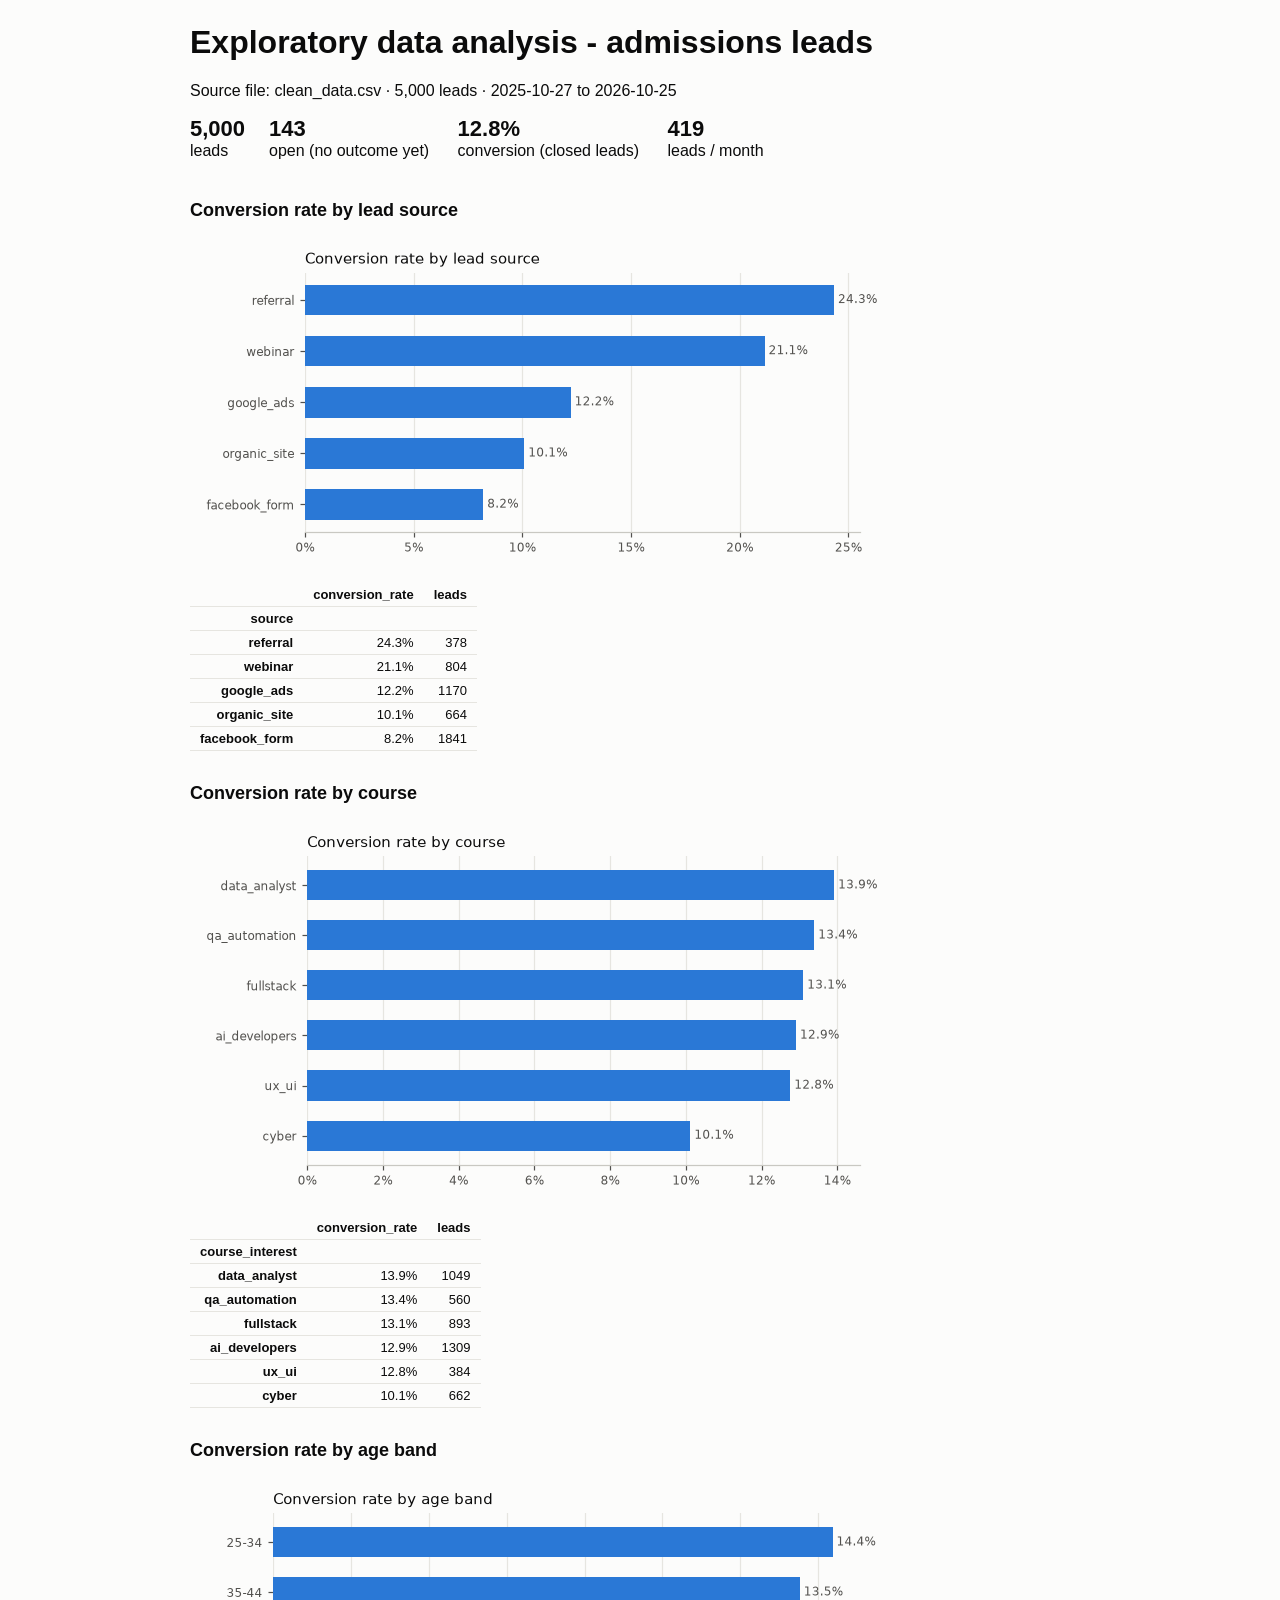
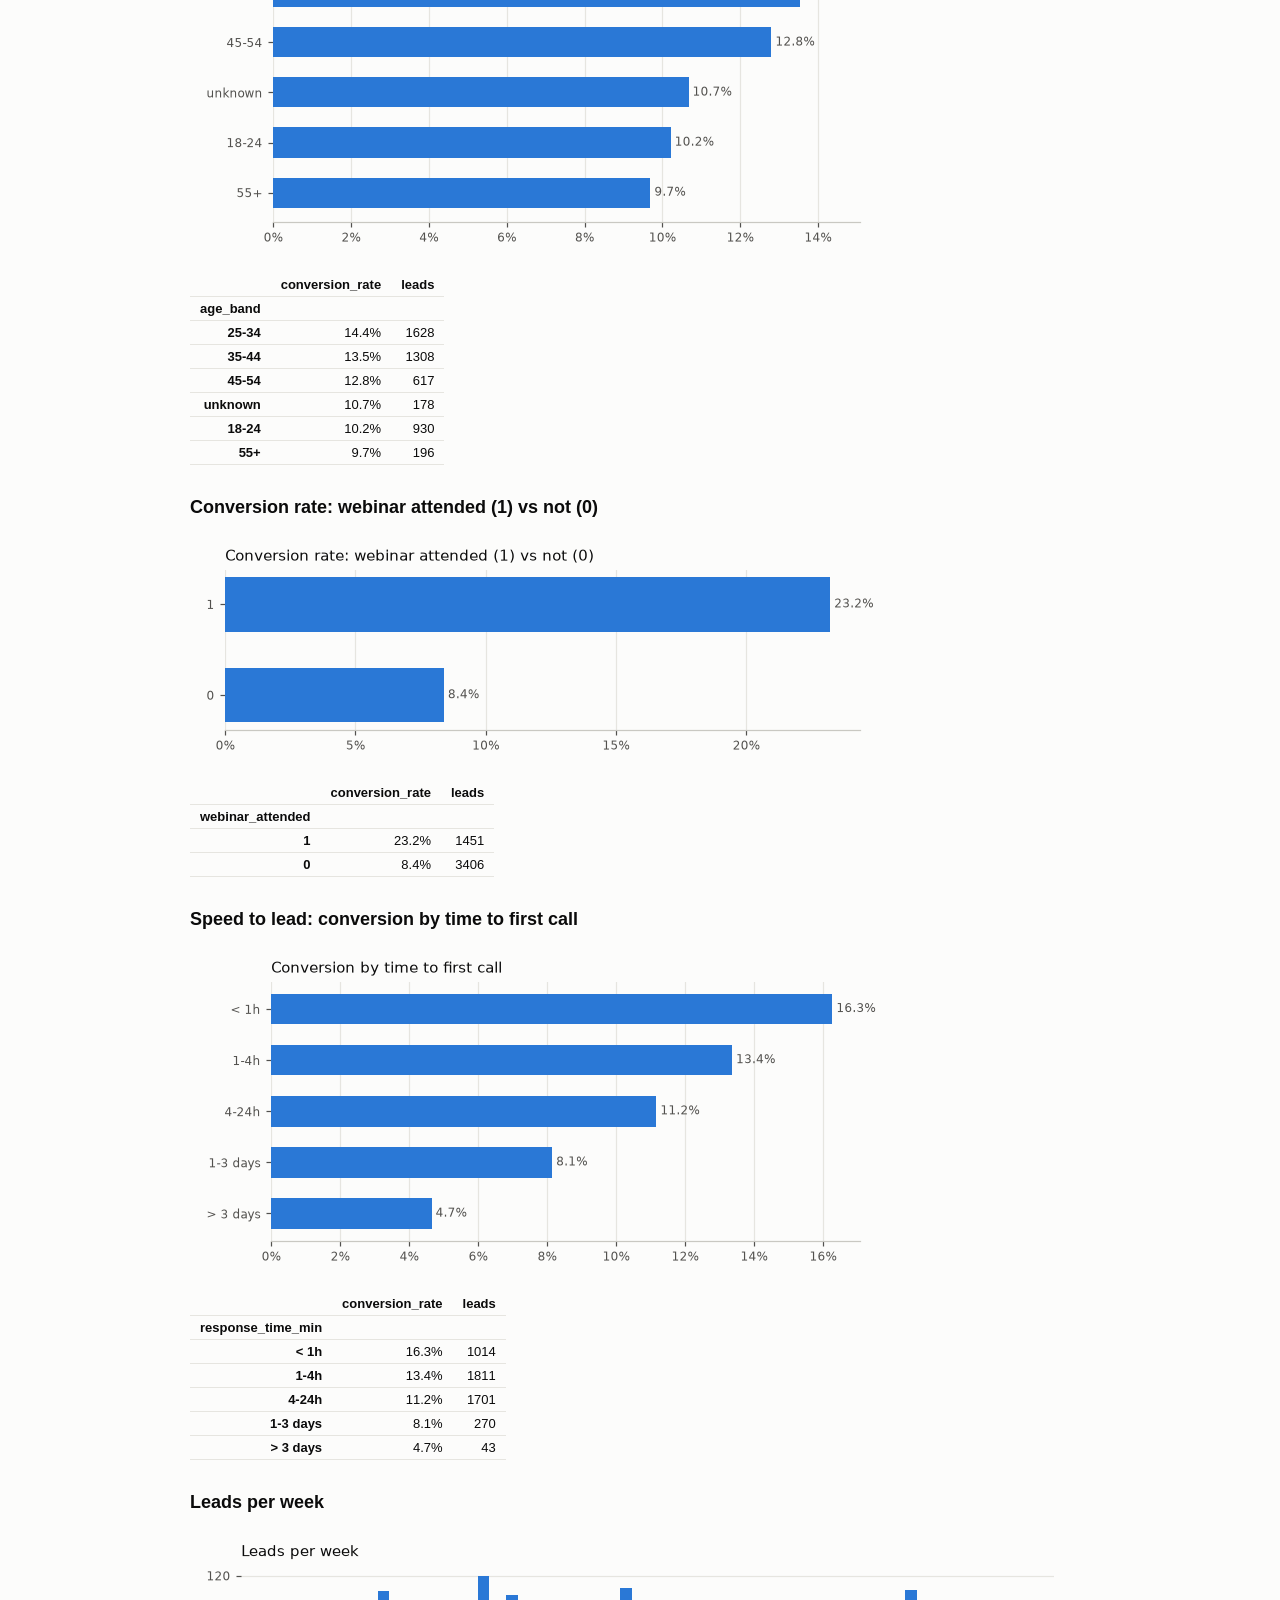
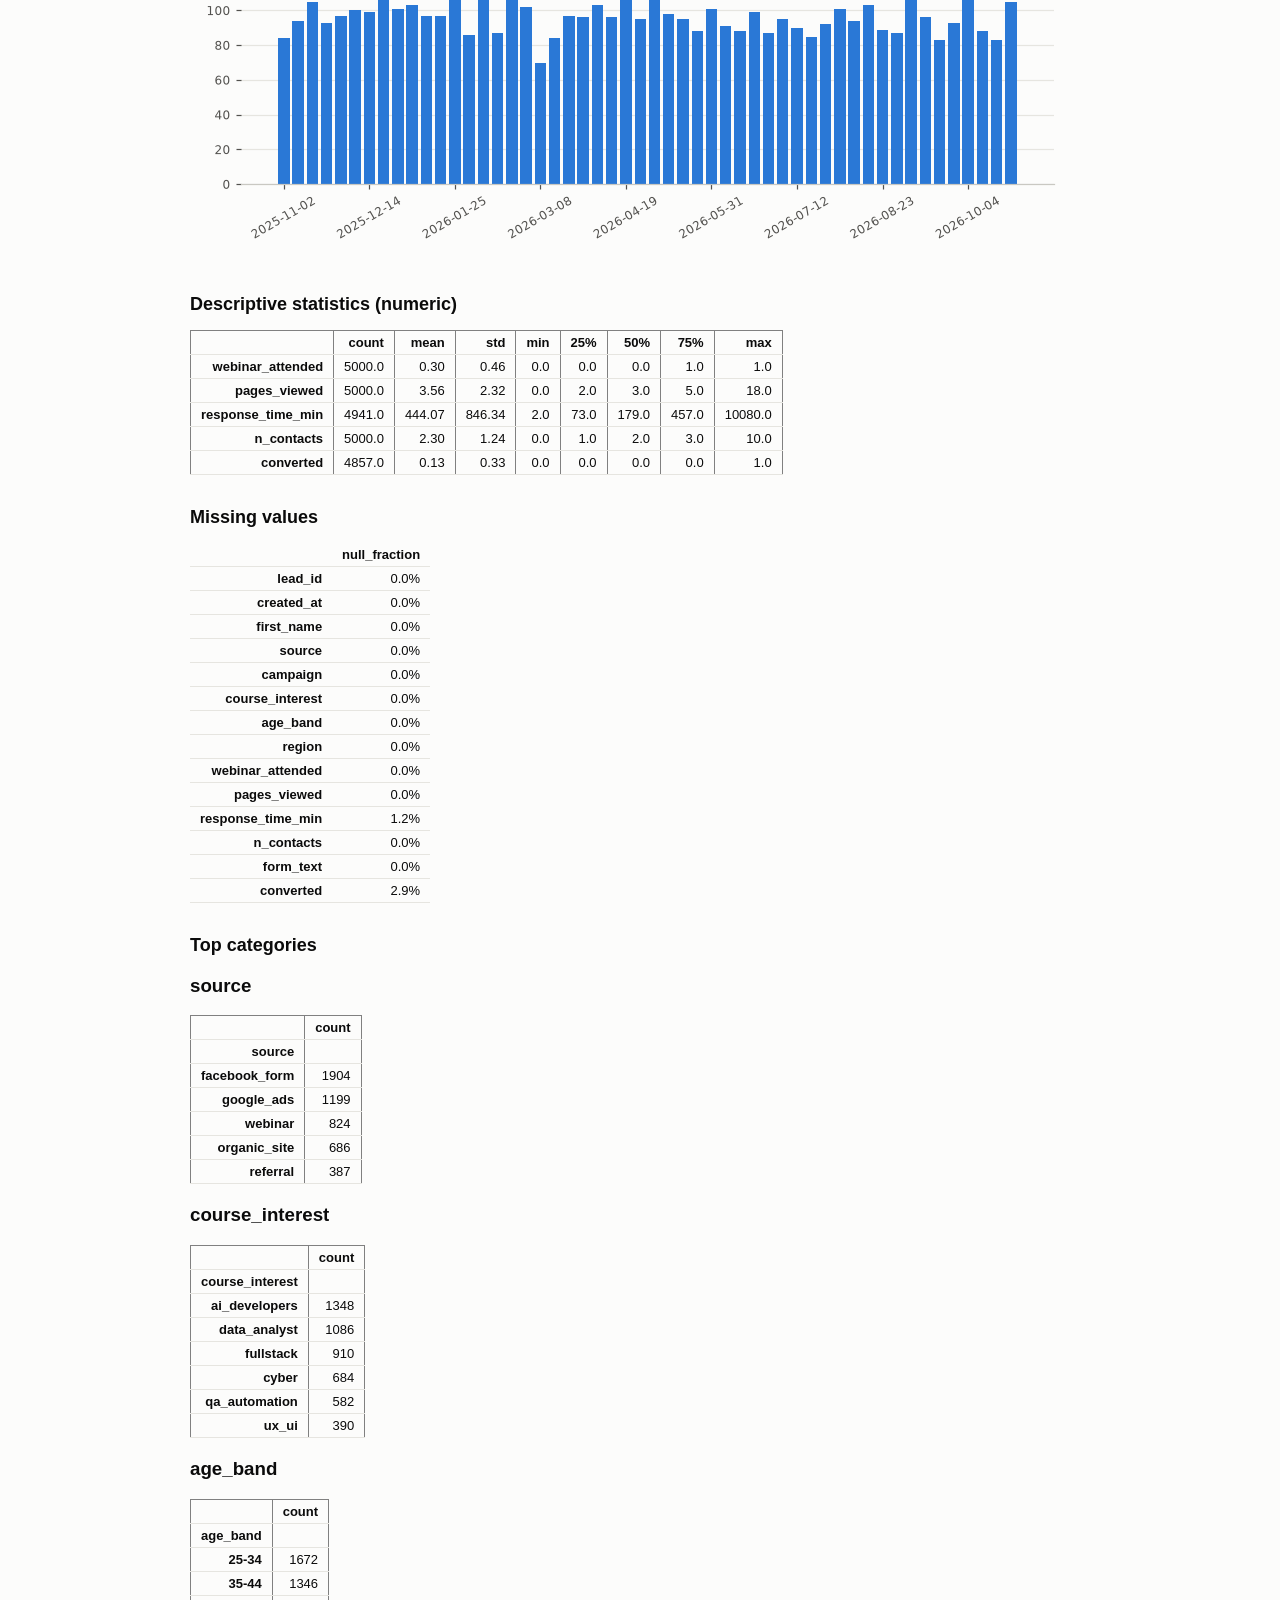
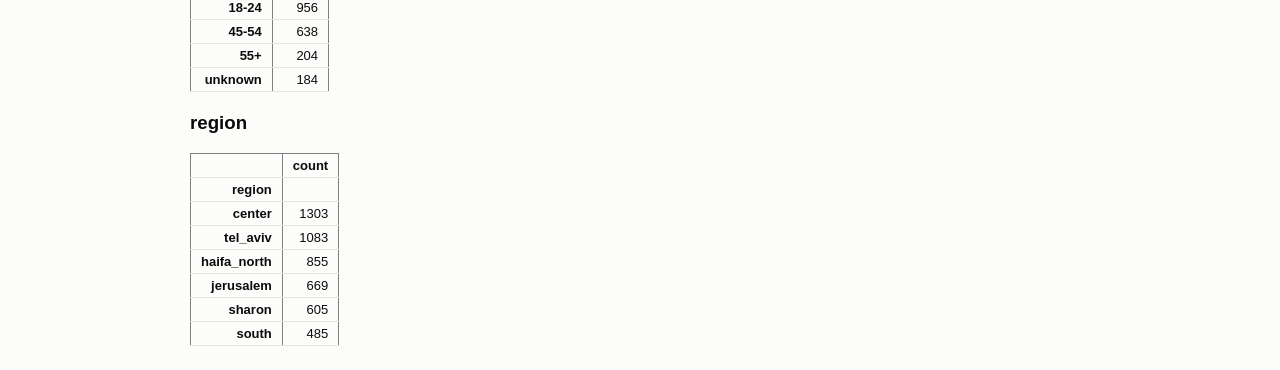
<file: artifacts/leads_weekly_export_llm/crew1/eda_report.html>
<!doctype html><html><head><meta charset="utf-8"><title>EDA - leads</title>
<style>body{font-family:Segoe UI,Arial,sans-serif;background:#fcfcfb;color:#0b0b0b;max-width:900px;margin:24px auto;padding:0 16px}
table{border-collapse:collapse;font-size:13px;margin:8px 0 20px}td,th{border-bottom:1px solid #e6e5e0;padding:4px 10px;text-align:right}
h2{margin-top:32px;font-size:18px}img{max-width:100%} .kpi{display:inline-block;margin:0 24px 8px 0} .kpi b{font-size:22px;display:block}</style></head><body>
<h1>Exploratory data analysis - admissions leads</h1>
<p>Source file: clean_data.csv &middot; 5,000 leads &middot; 2025-10-27 to 2026-10-25</p>
<div><span class="kpi"><b>5,000</b>leads</span><span class="kpi"><b>143</b>open (no outcome yet)</span>
<span class="kpi"><b>12.8%</b>conversion (closed leads)</span>
<span class="kpi"><b>419</b>leads / month</span></div>
<h2>Conversion rate by lead source</h2><img alt="Conversion rate by lead source" src="[data-uri]"/><style type="text/css">
</style>
<table id="T_1580c">
  <thead>
    <tr>
      <th class="blank level0" >&nbsp;</th>
      <th id="T_1580c_level0_col0" class="col_heading level0 col0" >conversion_rate</th>
      <th id="T_1580c_level0_col1" class="col_heading level0 col1" >leads</th>
    </tr>
    <tr>
      <th class="index_name level0" >source</th>
      <th class="blank col0" >&nbsp;</th>
      <th class="blank col1" >&nbsp;</th>
    </tr>
  </thead>
  <tbody>
    <tr>
      <th id="T_1580c_level0_row0" class="row_heading level0 row0" >referral</th>
      <td id="T_1580c_row0_col0" class="data row0 col0" >24.3%</td>
      <td id="T_1580c_row0_col1" class="data row0 col1" >378</td>
    </tr>
    <tr>
      <th id="T_1580c_level0_row1" class="row_heading level0 row1" >webinar</th>
      <td id="T_1580c_row1_col0" class="data row1 col0" >21.1%</td>
      <td id="T_1580c_row1_col1" class="data row1 col1" >804</td>
    </tr>
    <tr>
      <th id="T_1580c_level0_row2" class="row_heading level0 row2" >google_ads</th>
      <td id="T_1580c_row2_col0" class="data row2 col0" >12.2%</td>
      <td id="T_1580c_row2_col1" class="data row2 col1" >1170</td>
    </tr>
    <tr>
      <th id="T_1580c_level0_row3" class="row_heading level0 row3" >organic_site</th>
      <td id="T_1580c_row3_col0" class="data row3 col0" >10.1%</td>
      <td id="T_1580c_row3_col1" class="data row3 col1" >664</td>
    </tr>
    <tr>
      <th id="T_1580c_level0_row4" class="row_heading level0 row4" >facebook_form</th>
      <td id="T_1580c_row4_col0" class="data row4 col0" >8.2%</td>
      <td id="T_1580c_row4_col1" class="data row4 col1" >1841</td>
    </tr>
  </tbody>
</table>
<h2>Conversion rate by course</h2><img alt="Conversion rate by course" src="[data-uri]"/><style type="text/css">
</style>
<table id="T_6a502">
  <thead>
    <tr>
      <th class="blank level0" >&nbsp;</th>
      <th id="T_6a502_level0_col0" class="col_heading level0 col0" >conversion_rate</th>
      <th id="T_6a502_level0_col1" class="col_heading level0 col1" >leads</th>
    </tr>
    <tr>
      <th class="index_name level0" >course_interest</th>
      <th class="blank col0" >&nbsp;</th>
      <th class="blank col1" >&nbsp;</th>
    </tr>
  </thead>
  <tbody>
    <tr>
      <th id="T_6a502_level0_row0" class="row_heading level0 row0" >data_analyst</th>
      <td id="T_6a502_row0_col0" class="data row0 col0" >13.9%</td>
      <td id="T_6a502_row0_col1" class="data row0 col1" >1049</td>
    </tr>
    <tr>
      <th id="T_6a502_level0_row1" class="row_heading level0 row1" >qa_automation</th>
      <td id="T_6a502_row1_col0" class="data row1 col0" >13.4%</td>
      <td id="T_6a502_row1_col1" class="data row1 col1" >560</td>
    </tr>
    <tr>
      <th id="T_6a502_level0_row2" class="row_heading level0 row2" >fullstack</th>
      <td id="T_6a502_row2_col0" class="data row2 col0" >13.1%</td>
      <td id="T_6a502_row2_col1" class="data row2 col1" >893</td>
    </tr>
    <tr>
      <th id="T_6a502_level0_row3" class="row_heading level0 row3" >ai_developers</th>
      <td id="T_6a502_row3_col0" class="data row3 col0" >12.9%</td>
      <td id="T_6a502_row3_col1" class="data row3 col1" >1309</td>
    </tr>
    <tr>
      <th id="T_6a502_level0_row4" class="row_heading level0 row4" >ux_ui</th>
      <td id="T_6a502_row4_col0" class="data row4 col0" >12.8%</td>
      <td id="T_6a502_row4_col1" class="data row4 col1" >384</td>
    </tr>
    <tr>
      <th id="T_6a502_level0_row5" class="row_heading level0 row5" >cyber</th>
      <td id="T_6a502_row5_col0" class="data row5 col0" >10.1%</td>
      <td id="T_6a502_row5_col1" class="data row5 col1" >662</td>
    </tr>
  </tbody>
</table>
<h2>Conversion rate by age band</h2><img alt="Conversion rate by age band" src="[data-uri]"/><style type="text/css">
</style>
<table id="T_71a51">
  <thead>
    <tr>
      <th class="blank level0" >&nbsp;</th>
      <th id="T_71a51_level0_col0" class="col_heading level0 col0" >conversion_rate</th>
      <th id="T_71a51_level0_col1" class="col_heading level0 col1" >leads</th>
    </tr>
    <tr>
      <th class="index_name level0" >age_band</th>
      <th class="blank col0" >&nbsp;</th>
      <th class="blank col1" >&nbsp;</th>
    </tr>
  </thead>
  <tbody>
    <tr>
      <th id="T_71a51_level0_row0" class="row_heading level0 row0" >25-34</th>
      <td id="T_71a51_row0_col0" class="data row0 col0" >14.4%</td>
      <td id="T_71a51_row0_col1" class="data row0 col1" >1628</td>
    </tr>
    <tr>
      <th id="T_71a51_level0_row1" class="row_heading level0 row1" >35-44</th>
      <td id="T_71a51_row1_col0" class="data row1 col0" >13.5%</td>
      <td id="T_71a51_row1_col1" class="data row1 col1" >1308</td>
    </tr>
    <tr>
      <th id="T_71a51_level0_row2" class="row_heading level0 row2" >45-54</th>
      <td id="T_71a51_row2_col0" class="data row2 col0" >12.8%</td>
      <td id="T_71a51_row2_col1" class="data row2 col1" >617</td>
    </tr>
    <tr>
      <th id="T_71a51_level0_row3" class="row_heading level0 row3" >unknown</th>
      <td id="T_71a51_row3_col0" class="data row3 col0" >10.7%</td>
      <td id="T_71a51_row3_col1" class="data row3 col1" >178</td>
    </tr>
    <tr>
      <th id="T_71a51_level0_row4" class="row_heading level0 row4" >18-24</th>
      <td id="T_71a51_row4_col0" class="data row4 col0" >10.2%</td>
      <td id="T_71a51_row4_col1" class="data row4 col1" >930</td>
    </tr>
    <tr>
      <th id="T_71a51_level0_row5" class="row_heading level0 row5" >55+</th>
      <td id="T_71a51_row5_col0" class="data row5 col0" >9.7%</td>
      <td id="T_71a51_row5_col1" class="data row5 col1" >196</td>
    </tr>
  </tbody>
</table>
<h2>Conversion rate: webinar attended (1) vs not (0)</h2><img alt="Conversion rate: webinar attended (1) vs not (0)" src="[data-uri]"/><style type="text/css">
</style>
<table id="T_39c8a">
  <thead>
    <tr>
      <th class="blank level0" >&nbsp;</th>
      <th id="T_39c8a_level0_col0" class="col_heading level0 col0" >conversion_rate</th>
      <th id="T_39c8a_level0_col1" class="col_heading level0 col1" >leads</th>
    </tr>
    <tr>
      <th class="index_name level0" >webinar_attended</th>
      <th class="blank col0" >&nbsp;</th>
      <th class="blank col1" >&nbsp;</th>
    </tr>
  </thead>
  <tbody>
    <tr>
      <th id="T_39c8a_level0_row0" class="row_heading level0 row0" >1</th>
      <td id="T_39c8a_row0_col0" class="data row0 col0" >23.2%</td>
      <td id="T_39c8a_row0_col1" class="data row0 col1" >1451</td>
    </tr>
    <tr>
      <th id="T_39c8a_level0_row1" class="row_heading level0 row1" >0</th>
      <td id="T_39c8a_row1_col0" class="data row1 col0" >8.4%</td>
      <td id="T_39c8a_row1_col1" class="data row1 col1" >3406</td>
    </tr>
  </tbody>
</table>
<h2>Speed to lead: conversion by time to first call</h2><img alt="Conversion by time to first call" src="[data-uri]"/><style type="text/css">
</style>
<table id="T_b22c7">
  <thead>
    <tr>
      <th class="blank level0" >&nbsp;</th>
      <th id="T_b22c7_level0_col0" class="col_heading level0 col0" >conversion_rate</th>
      <th id="T_b22c7_level0_col1" class="col_heading level0 col1" >leads</th>
    </tr>
    <tr>
      <th class="index_name level0" >response_time_min</th>
      <th class="blank col0" >&nbsp;</th>
      <th class="blank col1" >&nbsp;</th>
    </tr>
  </thead>
  <tbody>
    <tr>
      <th id="T_b22c7_level0_row0" class="row_heading level0 row0" >< 1h</th>
      <td id="T_b22c7_row0_col0" class="data row0 col0" >16.3%</td>
      <td id="T_b22c7_row0_col1" class="data row0 col1" >1014</td>
    </tr>
    <tr>
      <th id="T_b22c7_level0_row1" class="row_heading level0 row1" >1-4h</th>
      <td id="T_b22c7_row1_col0" class="data row1 col0" >13.4%</td>
      <td id="T_b22c7_row1_col1" class="data row1 col1" >1811</td>
    </tr>
    <tr>
      <th id="T_b22c7_level0_row2" class="row_heading level0 row2" >4-24h</th>
      <td id="T_b22c7_row2_col0" class="data row2 col0" >11.2%</td>
      <td id="T_b22c7_row2_col1" class="data row2 col1" >1701</td>
    </tr>
    <tr>
      <th id="T_b22c7_level0_row3" class="row_heading level0 row3" >1-3 days</th>
      <td id="T_b22c7_row3_col0" class="data row3 col0" >8.1%</td>
      <td id="T_b22c7_row3_col1" class="data row3 col1" >270</td>
    </tr>
    <tr>
      <th id="T_b22c7_level0_row4" class="row_heading level0 row4" >> 3 days</th>
      <td id="T_b22c7_row4_col0" class="data row4 col0" >4.7%</td>
      <td id="T_b22c7_row4_col1" class="data row4 col1" >43</td>
    </tr>
  </tbody>
</table>
<h2>Leads per week</h2><img alt="Leads per week" src="[data-uri]"/>
<h2>Descriptive statistics (numeric)</h2><table border="1" class="dataframe t">
  <thead>
    <tr style="text-align: right;">
      <th></th>
      <th>count</th>
      <th>mean</th>
      <th>std</th>
      <th>min</th>
      <th>25%</th>
      <th>50%</th>
      <th>75%</th>
      <th>max</th>
    </tr>
  </thead>
  <tbody>
    <tr>
      <th>webinar_attended</th>
      <td>5000.0</td>
      <td>0.30</td>
      <td>0.46</td>
      <td>0.0</td>
      <td>0.0</td>
      <td>0.0</td>
      <td>1.0</td>
      <td>1.0</td>
    </tr>
    <tr>
      <th>pages_viewed</th>
      <td>5000.0</td>
      <td>3.56</td>
      <td>2.32</td>
      <td>0.0</td>
      <td>2.0</td>
      <td>3.0</td>
      <td>5.0</td>
      <td>18.0</td>
    </tr>
    <tr>
      <th>response_time_min</th>
      <td>4941.0</td>
      <td>444.07</td>
      <td>846.34</td>
      <td>2.0</td>
      <td>73.0</td>
      <td>179.0</td>
      <td>457.0</td>
      <td>10080.0</td>
    </tr>
    <tr>
      <th>n_contacts</th>
      <td>5000.0</td>
      <td>2.30</td>
      <td>1.24</td>
      <td>0.0</td>
      <td>1.0</td>
      <td>2.0</td>
      <td>3.0</td>
      <td>10.0</td>
    </tr>
    <tr>
      <th>converted</th>
      <td>4857.0</td>
      <td>0.13</td>
      <td>0.33</td>
      <td>0.0</td>
      <td>0.0</td>
      <td>0.0</td>
      <td>0.0</td>
      <td>1.0</td>
    </tr>
  </tbody>
</table>
<h2>Missing values</h2><style type="text/css">
</style>
<table id="T_4fbc3">
  <thead>
    <tr>
      <th class="blank level0" >&nbsp;</th>
      <th id="T_4fbc3_level0_col0" class="col_heading level0 col0" >null_fraction</th>
    </tr>
  </thead>
  <tbody>
    <tr>
      <th id="T_4fbc3_level0_row0" class="row_heading level0 row0" >lead_id</th>
      <td id="T_4fbc3_row0_col0" class="data row0 col0" >0.0%</td>
    </tr>
    <tr>
      <th id="T_4fbc3_level0_row1" class="row_heading level0 row1" >created_at</th>
      <td id="T_4fbc3_row1_col0" class="data row1 col0" >0.0%</td>
    </tr>
    <tr>
      <th id="T_4fbc3_level0_row2" class="row_heading level0 row2" >first_name</th>
      <td id="T_4fbc3_row2_col0" class="data row2 col0" >0.0%</td>
    </tr>
    <tr>
      <th id="T_4fbc3_level0_row3" class="row_heading level0 row3" >source</th>
      <td id="T_4fbc3_row3_col0" class="data row3 col0" >0.0%</td>
    </tr>
    <tr>
      <th id="T_4fbc3_level0_row4" class="row_heading level0 row4" >campaign</th>
      <td id="T_4fbc3_row4_col0" class="data row4 col0" >0.0%</td>
    </tr>
    <tr>
      <th id="T_4fbc3_level0_row5" class="row_heading level0 row5" >course_interest</th>
      <td id="T_4fbc3_row5_col0" class="data row5 col0" >0.0%</td>
    </tr>
    <tr>
      <th id="T_4fbc3_level0_row6" class="row_heading level0 row6" >age_band</th>
      <td id="T_4fbc3_row6_col0" class="data row6 col0" >0.0%</td>
    </tr>
    <tr>
      <th id="T_4fbc3_level0_row7" class="row_heading level0 row7" >region</th>
      <td id="T_4fbc3_row7_col0" class="data row7 col0" >0.0%</td>
    </tr>
    <tr>
      <th id="T_4fbc3_level0_row8" class="row_heading level0 row8" >webinar_attended</th>
      <td id="T_4fbc3_row8_col0" class="data row8 col0" >0.0%</td>
    </tr>
    <tr>
      <th id="T_4fbc3_level0_row9" class="row_heading level0 row9" >pages_viewed</th>
      <td id="T_4fbc3_row9_col0" class="data row9 col0" >0.0%</td>
    </tr>
    <tr>
      <th id="T_4fbc3_level0_row10" class="row_heading level0 row10" >response_time_min</th>
      <td id="T_4fbc3_row10_col0" class="data row10 col0" >1.2%</td>
    </tr>
    <tr>
      <th id="T_4fbc3_level0_row11" class="row_heading level0 row11" >n_contacts</th>
      <td id="T_4fbc3_row11_col0" class="data row11 col0" >0.0%</td>
    </tr>
    <tr>
      <th id="T_4fbc3_level0_row12" class="row_heading level0 row12" >form_text</th>
      <td id="T_4fbc3_row12_col0" class="data row12 col0" >0.0%</td>
    </tr>
    <tr>
      <th id="T_4fbc3_level0_row13" class="row_heading level0 row13" >converted</th>
      <td id="T_4fbc3_row13_col0" class="data row13 col0" >2.9%</td>
    </tr>
  </tbody>
</table>

<h2>Top categories</h2><h3>source</h3><table border="1" class="dataframe">
  <thead>
    <tr style="text-align: right;">
      <th></th>
      <th>count</th>
    </tr>
    <tr>
      <th>source</th>
      <th></th>
    </tr>
  </thead>
  <tbody>
    <tr>
      <th>facebook_form</th>
      <td>1904</td>
    </tr>
    <tr>
      <th>google_ads</th>
      <td>1199</td>
    </tr>
    <tr>
      <th>webinar</th>
      <td>824</td>
    </tr>
    <tr>
      <th>organic_site</th>
      <td>686</td>
    </tr>
    <tr>
      <th>referral</th>
      <td>387</td>
    </tr>
  </tbody>
</table><h3>course_interest</h3><table border="1" class="dataframe">
  <thead>
    <tr style="text-align: right;">
      <th></th>
      <th>count</th>
    </tr>
    <tr>
      <th>course_interest</th>
      <th></th>
    </tr>
  </thead>
  <tbody>
    <tr>
      <th>ai_developers</th>
      <td>1348</td>
    </tr>
    <tr>
      <th>data_analyst</th>
      <td>1086</td>
    </tr>
    <tr>
      <th>fullstack</th>
      <td>910</td>
    </tr>
    <tr>
      <th>cyber</th>
      <td>684</td>
    </tr>
    <tr>
      <th>qa_automation</th>
      <td>582</td>
    </tr>
    <tr>
      <th>ux_ui</th>
      <td>390</td>
    </tr>
  </tbody>
</table><h3>age_band</h3><table border="1" class="dataframe">
  <thead>
    <tr style="text-align: right;">
      <th></th>
      <th>count</th>
    </tr>
    <tr>
      <th>age_band</th>
      <th></th>
    </tr>
  </thead>
  <tbody>
    <tr>
      <th>25-34</th>
      <td>1672</td>
    </tr>
    <tr>
      <th>35-44</th>
      <td>1346</td>
    </tr>
    <tr>
      <th>18-24</th>
      <td>956</td>
    </tr>
    <tr>
      <th>45-54</th>
      <td>638</td>
    </tr>
    <tr>
      <th>55+</th>
      <td>204</td>
    </tr>
    <tr>
      <th>unknown</th>
      <td>184</td>
    </tr>
  </tbody>
</table><h3>region</h3><table border="1" class="dataframe">
  <thead>
    <tr style="text-align: right;">
      <th></th>
      <th>count</th>
    </tr>
    <tr>
      <th>region</th>
      <th></th>
    </tr>
  </thead>
  <tbody>
    <tr>
      <th>center</th>
      <td>1303</td>
    </tr>
    <tr>
      <th>tel_aviv</th>
      <td>1083</td>
    </tr>
    <tr>
      <th>haifa_north</th>
      <td>855</td>
    </tr>
    <tr>
      <th>jerusalem</th>
      <td>669</td>
    </tr>
    <tr>
      <th>sharon</th>
      <td>605</td>
    </tr>
    <tr>
      <th>south</th>
      <td>485</td>
    </tr>
  </tbody>
</table>
</body></html>
</file>
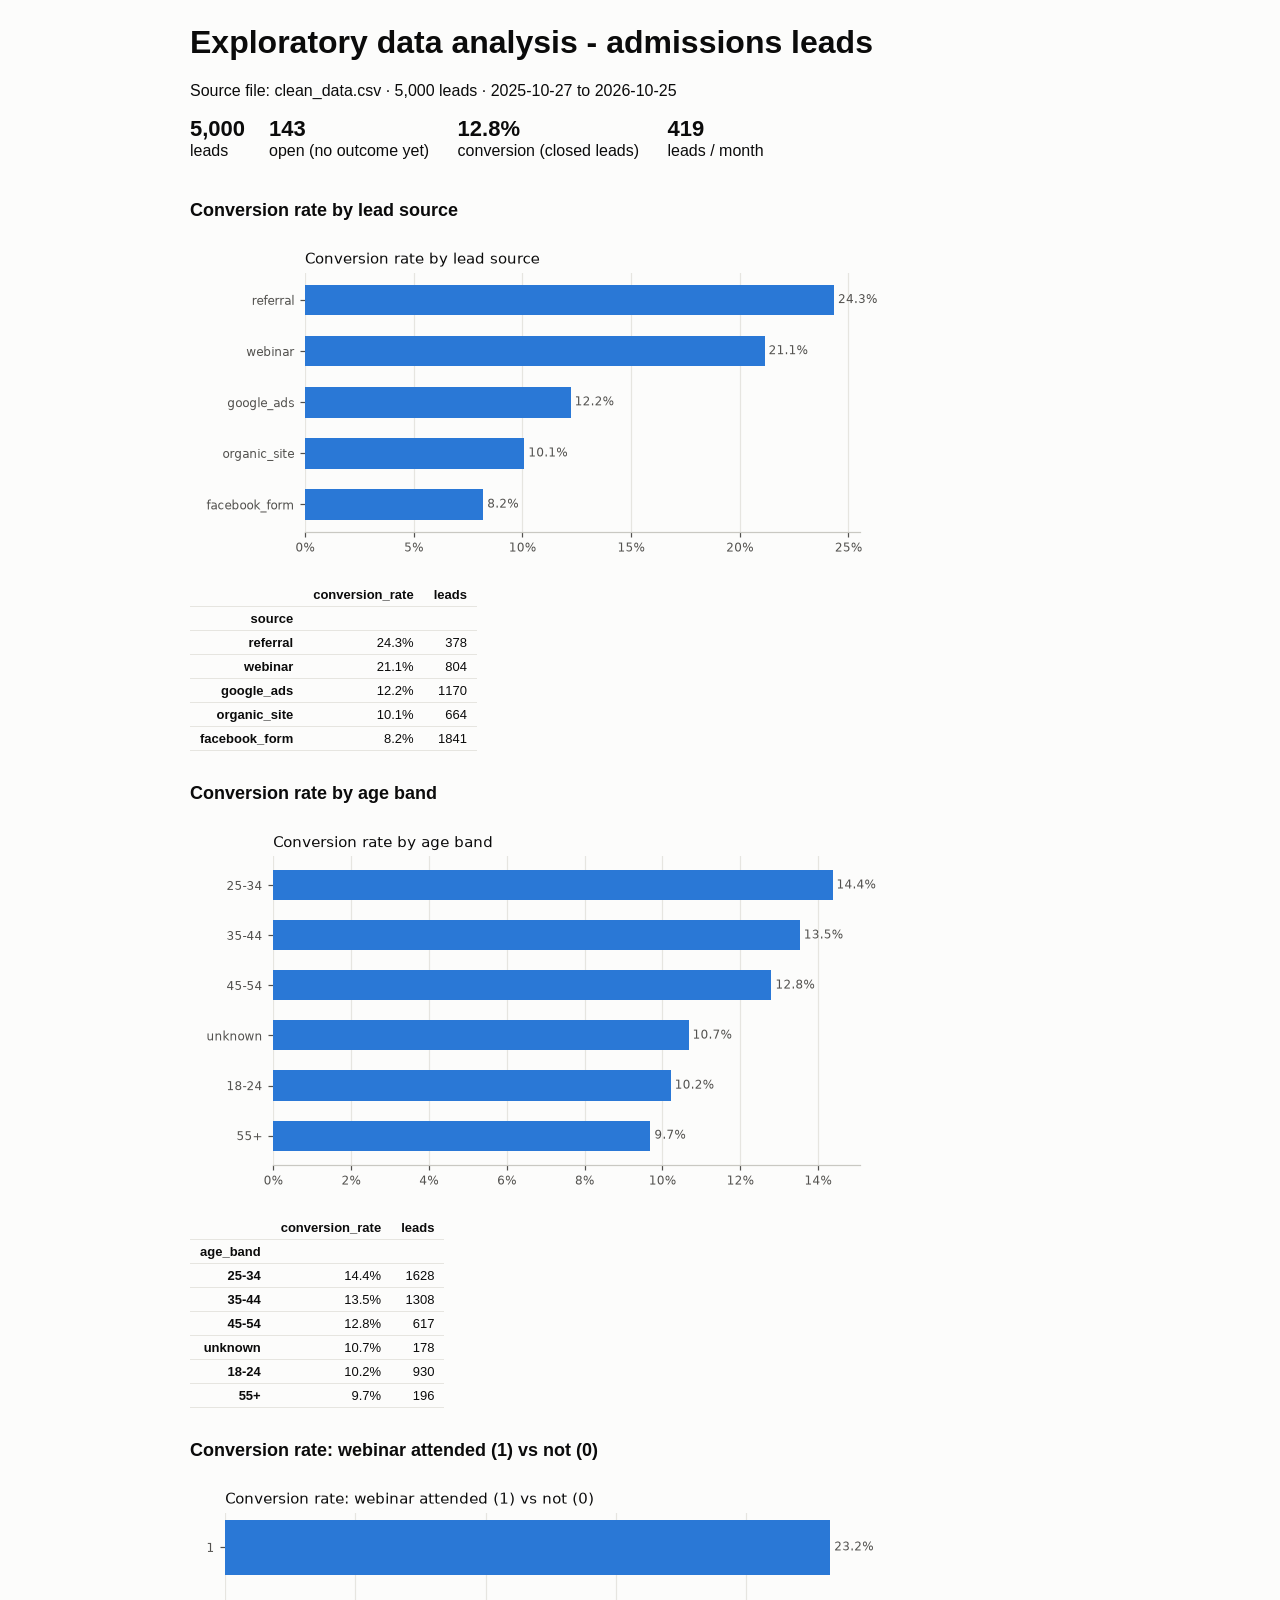
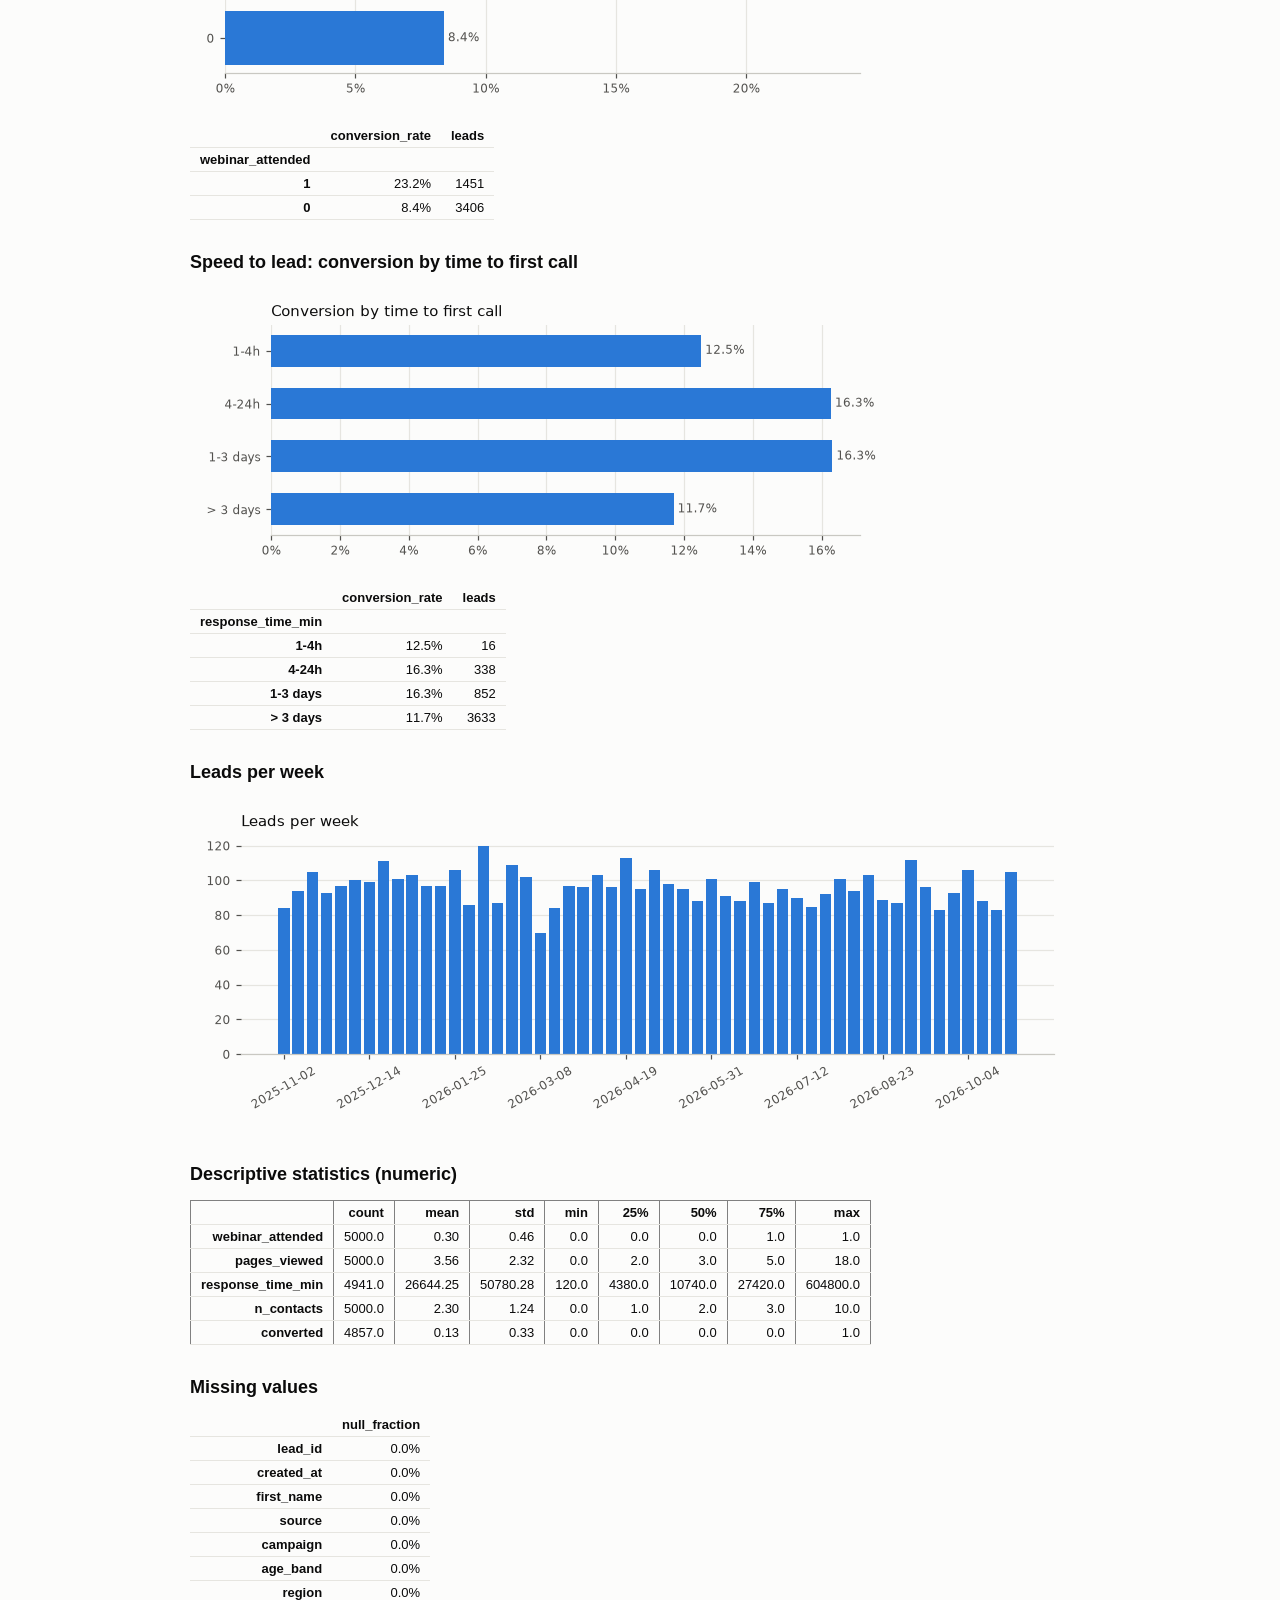
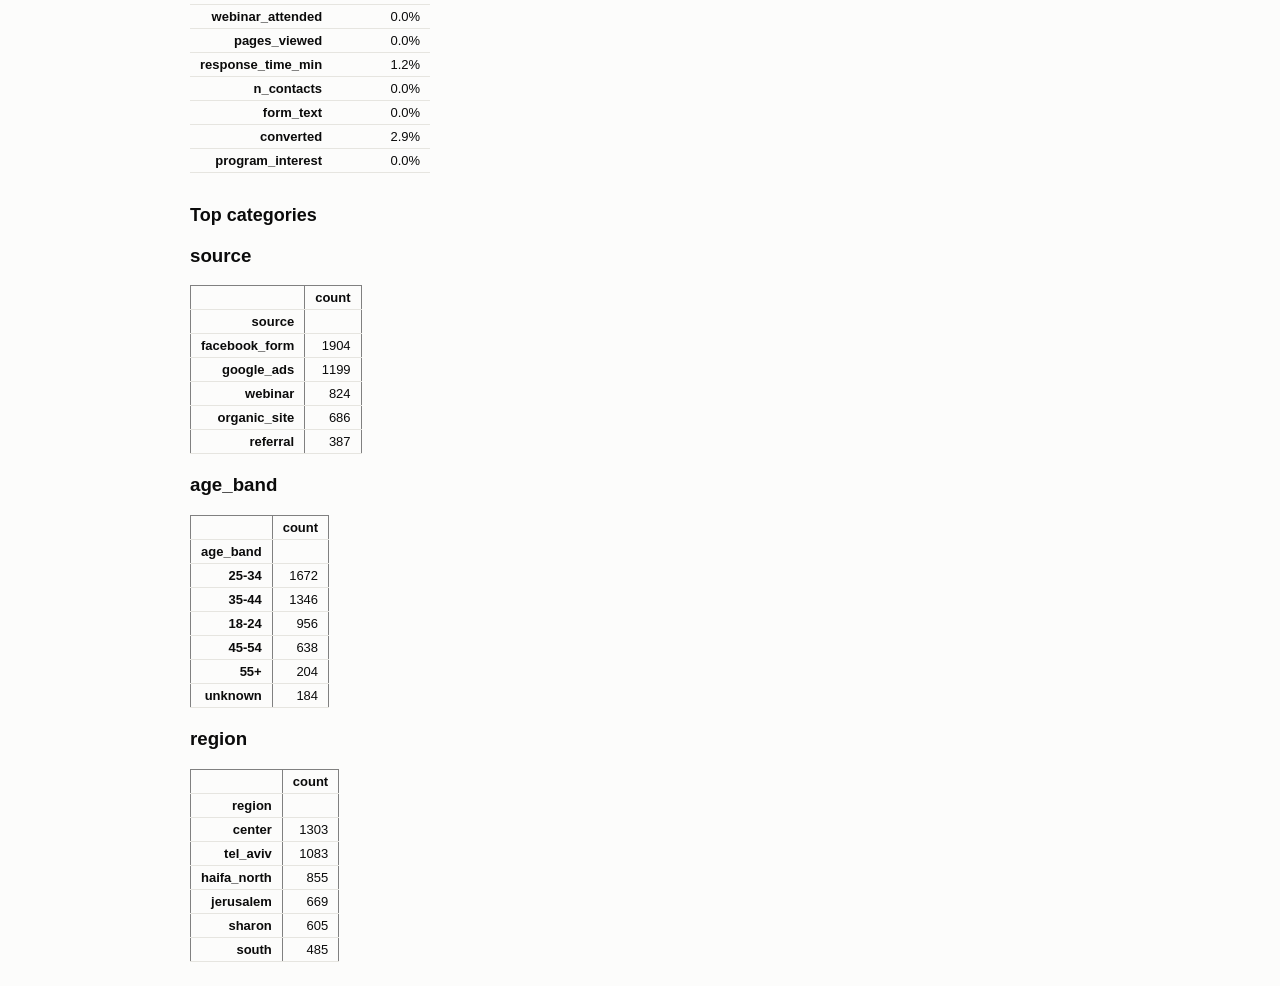
<file: artifacts/leads_weekly_export_v2/crew1/eda_report.html>
<!doctype html><html><head><meta charset="utf-8"><title>EDA - leads</title>
<style>body{font-family:Segoe UI,Arial,sans-serif;background:#fcfcfb;color:#0b0b0b;max-width:900px;margin:24px auto;padding:0 16px}
table{border-collapse:collapse;font-size:13px;margin:8px 0 20px}td,th{border-bottom:1px solid #e6e5e0;padding:4px 10px;text-align:right}
h2{margin-top:32px;font-size:18px}img{max-width:100%} .kpi{display:inline-block;margin:0 24px 8px 0} .kpi b{font-size:22px;display:block}</style></head><body>
<h1>Exploratory data analysis - admissions leads</h1>
<p>Source file: clean_data.csv &middot; 5,000 leads &middot; 2025-10-27 to 2026-10-25</p>
<div><span class="kpi"><b>5,000</b>leads</span><span class="kpi"><b>143</b>open (no outcome yet)</span>
<span class="kpi"><b>12.8%</b>conversion (closed leads)</span>
<span class="kpi"><b>419</b>leads / month</span></div>
<h2>Conversion rate by lead source</h2><img alt="Conversion rate by lead source" src="[data-uri]"/><style type="text/css">
</style>
<table id="T_e0905">
  <thead>
    <tr>
      <th class="blank level0" >&nbsp;</th>
      <th id="T_e0905_level0_col0" class="col_heading level0 col0" >conversion_rate</th>
      <th id="T_e0905_level0_col1" class="col_heading level0 col1" >leads</th>
    </tr>
    <tr>
      <th class="index_name level0" >source</th>
      <th class="blank col0" >&nbsp;</th>
      <th class="blank col1" >&nbsp;</th>
    </tr>
  </thead>
  <tbody>
    <tr>
      <th id="T_e0905_level0_row0" class="row_heading level0 row0" >referral</th>
      <td id="T_e0905_row0_col0" class="data row0 col0" >24.3%</td>
      <td id="T_e0905_row0_col1" class="data row0 col1" >378</td>
    </tr>
    <tr>
      <th id="T_e0905_level0_row1" class="row_heading level0 row1" >webinar</th>
      <td id="T_e0905_row1_col0" class="data row1 col0" >21.1%</td>
      <td id="T_e0905_row1_col1" class="data row1 col1" >804</td>
    </tr>
    <tr>
      <th id="T_e0905_level0_row2" class="row_heading level0 row2" >google_ads</th>
      <td id="T_e0905_row2_col0" class="data row2 col0" >12.2%</td>
      <td id="T_e0905_row2_col1" class="data row2 col1" >1170</td>
    </tr>
    <tr>
      <th id="T_e0905_level0_row3" class="row_heading level0 row3" >organic_site</th>
      <td id="T_e0905_row3_col0" class="data row3 col0" >10.1%</td>
      <td id="T_e0905_row3_col1" class="data row3 col1" >664</td>
    </tr>
    <tr>
      <th id="T_e0905_level0_row4" class="row_heading level0 row4" >facebook_form</th>
      <td id="T_e0905_row4_col0" class="data row4 col0" >8.2%</td>
      <td id="T_e0905_row4_col1" class="data row4 col1" >1841</td>
    </tr>
  </tbody>
</table>
<h2>Conversion rate by age band</h2><img alt="Conversion rate by age band" src="[data-uri]"/><style type="text/css">
</style>
<table id="T_fda7b">
  <thead>
    <tr>
      <th class="blank level0" >&nbsp;</th>
      <th id="T_fda7b_level0_col0" class="col_heading level0 col0" >conversion_rate</th>
      <th id="T_fda7b_level0_col1" class="col_heading level0 col1" >leads</th>
    </tr>
    <tr>
      <th class="index_name level0" >age_band</th>
      <th class="blank col0" >&nbsp;</th>
      <th class="blank col1" >&nbsp;</th>
    </tr>
  </thead>
  <tbody>
    <tr>
      <th id="T_fda7b_level0_row0" class="row_heading level0 row0" >25-34</th>
      <td id="T_fda7b_row0_col0" class="data row0 col0" >14.4%</td>
      <td id="T_fda7b_row0_col1" class="data row0 col1" >1628</td>
    </tr>
    <tr>
      <th id="T_fda7b_level0_row1" class="row_heading level0 row1" >35-44</th>
      <td id="T_fda7b_row1_col0" class="data row1 col0" >13.5%</td>
      <td id="T_fda7b_row1_col1" class="data row1 col1" >1308</td>
    </tr>
    <tr>
      <th id="T_fda7b_level0_row2" class="row_heading level0 row2" >45-54</th>
      <td id="T_fda7b_row2_col0" class="data row2 col0" >12.8%</td>
      <td id="T_fda7b_row2_col1" class="data row2 col1" >617</td>
    </tr>
    <tr>
      <th id="T_fda7b_level0_row3" class="row_heading level0 row3" >unknown</th>
      <td id="T_fda7b_row3_col0" class="data row3 col0" >10.7%</td>
      <td id="T_fda7b_row3_col1" class="data row3 col1" >178</td>
    </tr>
    <tr>
      <th id="T_fda7b_level0_row4" class="row_heading level0 row4" >18-24</th>
      <td id="T_fda7b_row4_col0" class="data row4 col0" >10.2%</td>
      <td id="T_fda7b_row4_col1" class="data row4 col1" >930</td>
    </tr>
    <tr>
      <th id="T_fda7b_level0_row5" class="row_heading level0 row5" >55+</th>
      <td id="T_fda7b_row5_col0" class="data row5 col0" >9.7%</td>
      <td id="T_fda7b_row5_col1" class="data row5 col1" >196</td>
    </tr>
  </tbody>
</table>
<h2>Conversion rate: webinar attended (1) vs not (0)</h2><img alt="Conversion rate: webinar attended (1) vs not (0)" src="[data-uri]"/><style type="text/css">
</style>
<table id="T_e5ebe">
  <thead>
    <tr>
      <th class="blank level0" >&nbsp;</th>
      <th id="T_e5ebe_level0_col0" class="col_heading level0 col0" >conversion_rate</th>
      <th id="T_e5ebe_level0_col1" class="col_heading level0 col1" >leads</th>
    </tr>
    <tr>
      <th class="index_name level0" >webinar_attended</th>
      <th class="blank col0" >&nbsp;</th>
      <th class="blank col1" >&nbsp;</th>
    </tr>
  </thead>
  <tbody>
    <tr>
      <th id="T_e5ebe_level0_row0" class="row_heading level0 row0" >1</th>
      <td id="T_e5ebe_row0_col0" class="data row0 col0" >23.2%</td>
      <td id="T_e5ebe_row0_col1" class="data row0 col1" >1451</td>
    </tr>
    <tr>
      <th id="T_e5ebe_level0_row1" class="row_heading level0 row1" >0</th>
      <td id="T_e5ebe_row1_col0" class="data row1 col0" >8.4%</td>
      <td id="T_e5ebe_row1_col1" class="data row1 col1" >3406</td>
    </tr>
  </tbody>
</table>
<h2>Speed to lead: conversion by time to first call</h2><img alt="Conversion by time to first call" src="[data-uri]"/><style type="text/css">
</style>
<table id="T_16372">
  <thead>
    <tr>
      <th class="blank level0" >&nbsp;</th>
      <th id="T_16372_level0_col0" class="col_heading level0 col0" >conversion_rate</th>
      <th id="T_16372_level0_col1" class="col_heading level0 col1" >leads</th>
    </tr>
    <tr>
      <th class="index_name level0" >response_time_min</th>
      <th class="blank col0" >&nbsp;</th>
      <th class="blank col1" >&nbsp;</th>
    </tr>
  </thead>
  <tbody>
    <tr>
      <th id="T_16372_level0_row0" class="row_heading level0 row0" >1-4h</th>
      <td id="T_16372_row0_col0" class="data row0 col0" >12.5%</td>
      <td id="T_16372_row0_col1" class="data row0 col1" >16</td>
    </tr>
    <tr>
      <th id="T_16372_level0_row1" class="row_heading level0 row1" >4-24h</th>
      <td id="T_16372_row1_col0" class="data row1 col0" >16.3%</td>
      <td id="T_16372_row1_col1" class="data row1 col1" >338</td>
    </tr>
    <tr>
      <th id="T_16372_level0_row2" class="row_heading level0 row2" >1-3 days</th>
      <td id="T_16372_row2_col0" class="data row2 col0" >16.3%</td>
      <td id="T_16372_row2_col1" class="data row2 col1" >852</td>
    </tr>
    <tr>
      <th id="T_16372_level0_row3" class="row_heading level0 row3" >> 3 days</th>
      <td id="T_16372_row3_col0" class="data row3 col0" >11.7%</td>
      <td id="T_16372_row3_col1" class="data row3 col1" >3633</td>
    </tr>
  </tbody>
</table>
<h2>Leads per week</h2><img alt="Leads per week" src="[data-uri]"/>
<h2>Descriptive statistics (numeric)</h2><table border="1" class="dataframe t">
  <thead>
    <tr style="text-align: right;">
      <th></th>
      <th>count</th>
      <th>mean</th>
      <th>std</th>
      <th>min</th>
      <th>25%</th>
      <th>50%</th>
      <th>75%</th>
      <th>max</th>
    </tr>
  </thead>
  <tbody>
    <tr>
      <th>webinar_attended</th>
      <td>5000.0</td>
      <td>0.30</td>
      <td>0.46</td>
      <td>0.0</td>
      <td>0.0</td>
      <td>0.0</td>
      <td>1.0</td>
      <td>1.0</td>
    </tr>
    <tr>
      <th>pages_viewed</th>
      <td>5000.0</td>
      <td>3.56</td>
      <td>2.32</td>
      <td>0.0</td>
      <td>2.0</td>
      <td>3.0</td>
      <td>5.0</td>
      <td>18.0</td>
    </tr>
    <tr>
      <th>response_time_min</th>
      <td>4941.0</td>
      <td>26644.25</td>
      <td>50780.28</td>
      <td>120.0</td>
      <td>4380.0</td>
      <td>10740.0</td>
      <td>27420.0</td>
      <td>604800.0</td>
    </tr>
    <tr>
      <th>n_contacts</th>
      <td>5000.0</td>
      <td>2.30</td>
      <td>1.24</td>
      <td>0.0</td>
      <td>1.0</td>
      <td>2.0</td>
      <td>3.0</td>
      <td>10.0</td>
    </tr>
    <tr>
      <th>converted</th>
      <td>4857.0</td>
      <td>0.13</td>
      <td>0.33</td>
      <td>0.0</td>
      <td>0.0</td>
      <td>0.0</td>
      <td>0.0</td>
      <td>1.0</td>
    </tr>
  </tbody>
</table>
<h2>Missing values</h2><style type="text/css">
</style>
<table id="T_85d4c">
  <thead>
    <tr>
      <th class="blank level0" >&nbsp;</th>
      <th id="T_85d4c_level0_col0" class="col_heading level0 col0" >null_fraction</th>
    </tr>
  </thead>
  <tbody>
    <tr>
      <th id="T_85d4c_level0_row0" class="row_heading level0 row0" >lead_id</th>
      <td id="T_85d4c_row0_col0" class="data row0 col0" >0.0%</td>
    </tr>
    <tr>
      <th id="T_85d4c_level0_row1" class="row_heading level0 row1" >created_at</th>
      <td id="T_85d4c_row1_col0" class="data row1 col0" >0.0%</td>
    </tr>
    <tr>
      <th id="T_85d4c_level0_row2" class="row_heading level0 row2" >first_name</th>
      <td id="T_85d4c_row2_col0" class="data row2 col0" >0.0%</td>
    </tr>
    <tr>
      <th id="T_85d4c_level0_row3" class="row_heading level0 row3" >source</th>
      <td id="T_85d4c_row3_col0" class="data row3 col0" >0.0%</td>
    </tr>
    <tr>
      <th id="T_85d4c_level0_row4" class="row_heading level0 row4" >campaign</th>
      <td id="T_85d4c_row4_col0" class="data row4 col0" >0.0%</td>
    </tr>
    <tr>
      <th id="T_85d4c_level0_row5" class="row_heading level0 row5" >age_band</th>
      <td id="T_85d4c_row5_col0" class="data row5 col0" >0.0%</td>
    </tr>
    <tr>
      <th id="T_85d4c_level0_row6" class="row_heading level0 row6" >region</th>
      <td id="T_85d4c_row6_col0" class="data row6 col0" >0.0%</td>
    </tr>
    <tr>
      <th id="T_85d4c_level0_row7" class="row_heading level0 row7" >webinar_attended</th>
      <td id="T_85d4c_row7_col0" class="data row7 col0" >0.0%</td>
    </tr>
    <tr>
      <th id="T_85d4c_level0_row8" class="row_heading level0 row8" >pages_viewed</th>
      <td id="T_85d4c_row8_col0" class="data row8 col0" >0.0%</td>
    </tr>
    <tr>
      <th id="T_85d4c_level0_row9" class="row_heading level0 row9" >response_time_min</th>
      <td id="T_85d4c_row9_col0" class="data row9 col0" >1.2%</td>
    </tr>
    <tr>
      <th id="T_85d4c_level0_row10" class="row_heading level0 row10" >n_contacts</th>
      <td id="T_85d4c_row10_col0" class="data row10 col0" >0.0%</td>
    </tr>
    <tr>
      <th id="T_85d4c_level0_row11" class="row_heading level0 row11" >form_text</th>
      <td id="T_85d4c_row11_col0" class="data row11 col0" >0.0%</td>
    </tr>
    <tr>
      <th id="T_85d4c_level0_row12" class="row_heading level0 row12" >converted</th>
      <td id="T_85d4c_row12_col0" class="data row12 col0" >2.9%</td>
    </tr>
    <tr>
      <th id="T_85d4c_level0_row13" class="row_heading level0 row13" >program_interest</th>
      <td id="T_85d4c_row13_col0" class="data row13 col0" >0.0%</td>
    </tr>
  </tbody>
</table>

<h2>Top categories</h2><h3>source</h3><table border="1" class="dataframe">
  <thead>
    <tr style="text-align: right;">
      <th></th>
      <th>count</th>
    </tr>
    <tr>
      <th>source</th>
      <th></th>
    </tr>
  </thead>
  <tbody>
    <tr>
      <th>facebook_form</th>
      <td>1904</td>
    </tr>
    <tr>
      <th>google_ads</th>
      <td>1199</td>
    </tr>
    <tr>
      <th>webinar</th>
      <td>824</td>
    </tr>
    <tr>
      <th>organic_site</th>
      <td>686</td>
    </tr>
    <tr>
      <th>referral</th>
      <td>387</td>
    </tr>
  </tbody>
</table><h3>age_band</h3><table border="1" class="dataframe">
  <thead>
    <tr style="text-align: right;">
      <th></th>
      <th>count</th>
    </tr>
    <tr>
      <th>age_band</th>
      <th></th>
    </tr>
  </thead>
  <tbody>
    <tr>
      <th>25-34</th>
      <td>1672</td>
    </tr>
    <tr>
      <th>35-44</th>
      <td>1346</td>
    </tr>
    <tr>
      <th>18-24</th>
      <td>956</td>
    </tr>
    <tr>
      <th>45-54</th>
      <td>638</td>
    </tr>
    <tr>
      <th>55+</th>
      <td>204</td>
    </tr>
    <tr>
      <th>unknown</th>
      <td>184</td>
    </tr>
  </tbody>
</table><h3>region</h3><table border="1" class="dataframe">
  <thead>
    <tr style="text-align: right;">
      <th></th>
      <th>count</th>
    </tr>
    <tr>
      <th>region</th>
      <th></th>
    </tr>
  </thead>
  <tbody>
    <tr>
      <th>center</th>
      <td>1303</td>
    </tr>
    <tr>
      <th>tel_aviv</th>
      <td>1083</td>
    </tr>
    <tr>
      <th>haifa_north</th>
      <td>855</td>
    </tr>
    <tr>
      <th>jerusalem</th>
      <td>669</td>
    </tr>
    <tr>
      <th>sharon</th>
      <td>605</td>
    </tr>
    <tr>
      <th>south</th>
      <td>485</td>
    </tr>
  </tbody>
</table>
</body></html>
</file>
